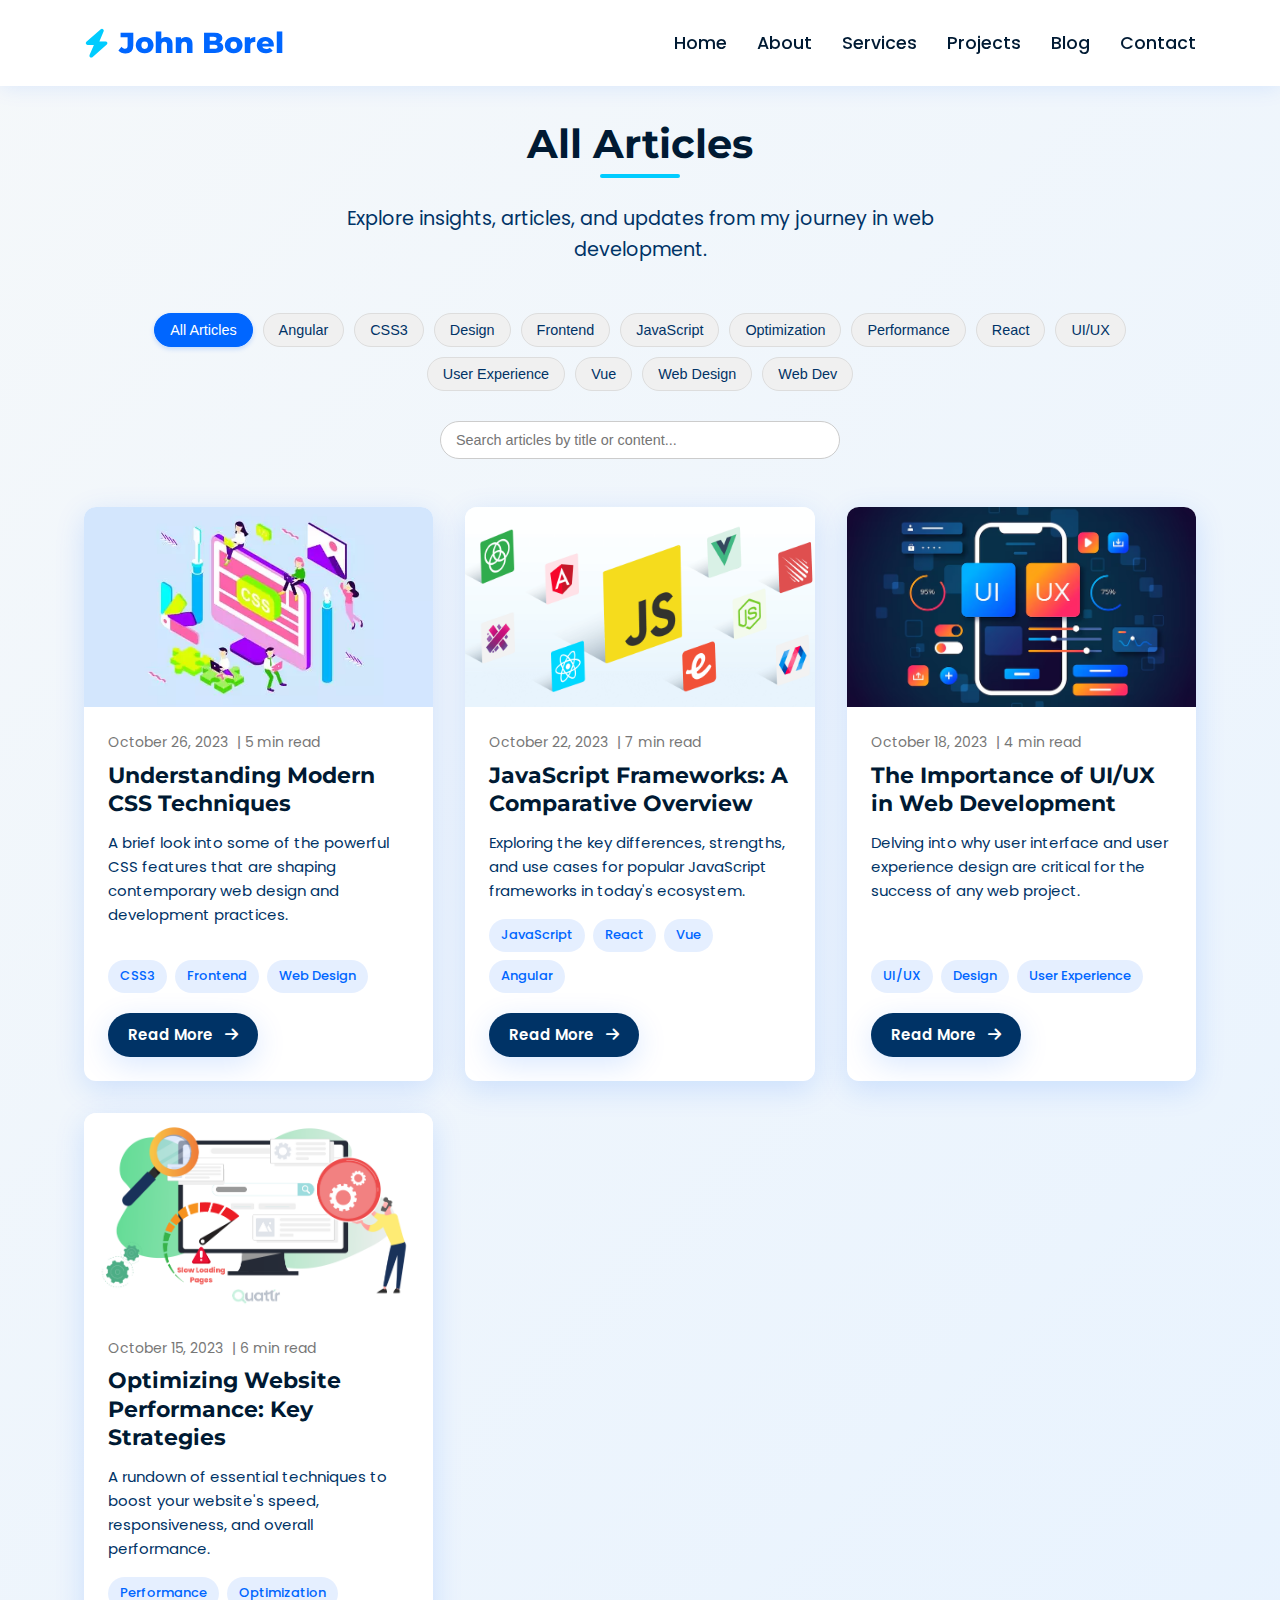
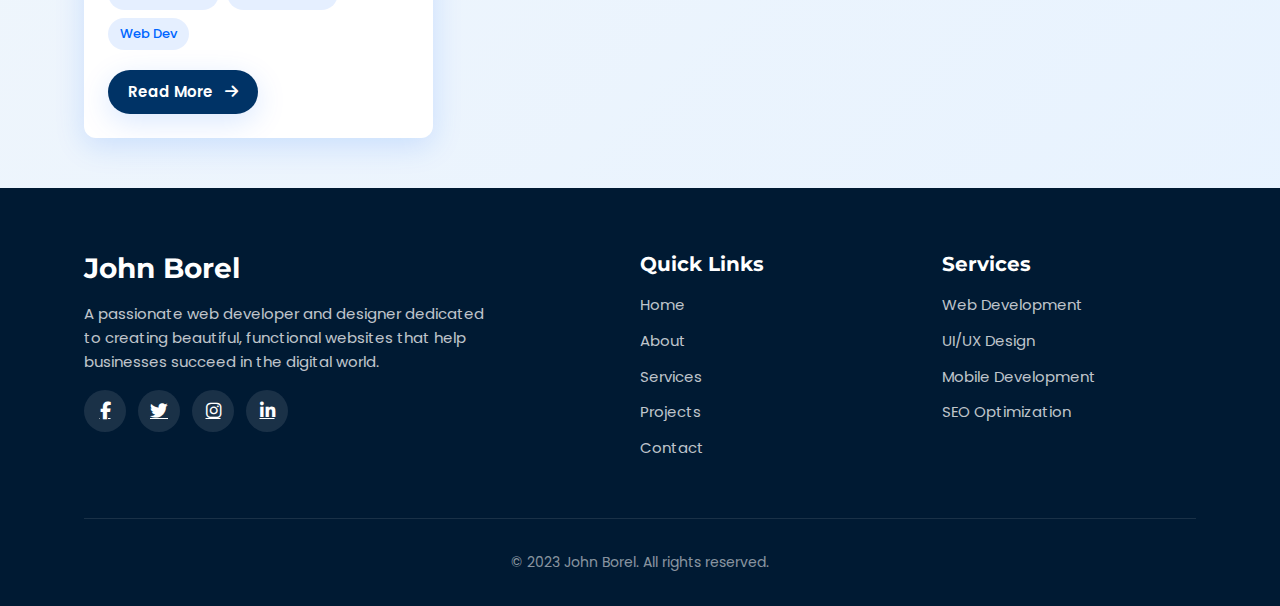
<file: blog.html>
<!DOCTYPE html>
<html lang="en">
<head>
    <meta charset="UTF-8">
    <meta name="description" content="John Borel's personal web development portfolio. Blog listing page.">
    <meta name="keywords" content="John Borel, web developer, blog, articles, frontend, HTML, CSS, JavaScript">
    <meta name="author" content="John Borel">
    <meta name="viewport" content="width=device-width, initial-scale=1.0">
    <title>Blog | John Borel | Web Developer Portfolio</title>
    <link rel="stylesheet" href="css/style.css">
    <link rel="stylesheet" href="https://cdnjs.cloudflare.com/ajax/libs/font-awesome/6.4.0/css/all.min.css">
    <link href="https://fonts.googleapis.com/css2?family=Poppins:wght@300;400;500;600;700&family=Montserrat:wght@700;800&display=swap" rel="stylesheet">
</head>
<body>
    <!-- Header -->
    <header>
        <div class="container nav-container">
            <a href="index.html" class="logo"><i class="fas fa-bolt"></i>John Borel</a>
            <div class="menu-toggle" id="menuToggle">
                <i class="fas fa-bars"></i>
            </div>
            <ul class="nav-links" id="navLinks">
                <li><a href="index.html#home">Home</a></li>
                <li><a href="index.html#about">About</a></li>
                <li><a href="index.html#services">Services</a></li>
                <li><a href="index.html#projects">Projects</a></li>
                <li><a href="blog.html">Blog</a></li> <!-- This could also link to #blog-listing-page or be active -->
                <li><a href="index.html#contact">Contact</a></li>
            </ul>
        </div>
    </header>

    <!-- Main Blog Listing Content -->
    <main class="container" id="blog-listing-page">
        <div class="section-header"> <!-- Added padding to avoid overlap with fixed header -->
            <h2>All Articles</h2>
            <p>Explore insights, articles, and updates from my journey in web development.</p>
        </div>
        <div class="tag-filters-container">
            <!-- Tag filter buttons will be dynamically injected here -->
        </div>
        <div class="blog-search-container">
            <input type="search" id="blog-search-input" placeholder="Search articles by title or content...">
        </div>
        <div class="blog-grid" id="dynamic-blog-grid">
            <!-- Article cards will be dynamically injected here by JavaScript -->
        </div>
    </main>

    <!-- Footer -->
    <footer>
        <div class="container">
            <div class="footer-content">
                <div class="footer-about">
                    <h3>John Borel</h3>
                    <p>A passionate web developer and designer dedicated to creating beautiful, functional websites that help businesses succeed in the digital world.</p>
                    <div class="social-links">
                        <a href="#" class="social-link"><i class="fab fa-facebook-f"></i></a>
                        <a href="#" class="social-link"><i class="fab fa-twitter"></i></a>
                        <a href="#" class="social-link"><i class="fab fa-instagram"></i></a>
                        <a href="https://www.linkedin.com/in/john-borel-9750a5328/" class="social-link"><i class="fab fa-linkedin-in"></i></a>
                    </div>
                </div>
                <div class="footer-links">
                    <h4>Quick Links</h4>
                    <ul>
                        <li><a href="index.html#home">Home</a></li>
                        <li><a href="index.html#about">About</a></li>
                        <li><a href="index.html#services">Services</a></li>
                        <li><a href="index.html#projects">Projects</a></li>
                        <li><a href="index.html#contact">Contact</a></li>
                    </ul>
                </div>
                <div class="footer-links">
                    <h4>Services</h4>
                    <ul>
                        <li><a href="index.html#services">Web Development</a></li>
                        <li><a href="index.html#services">UI/UX Design</a></li>
                        <li><a href="index.html#services">Mobile Development</a></li>
                        <li><a href="index.html#services">SEO Optimization</a></li>
                    </ul>
                </div>
            </div>
            <div class="copyright">
                <p>&copy; 2023 John Borel. All rights reserved.</p>
            </div>
        </div>
    </footer>

    <!-- Particle and other scripts from index.html might be needed if they are global,
         but for now, only including article and blog page specific scripts.
         The mobile menu script should be included. -->
    <script>
        // Mobile menu toggle (copied from index.html, ensure it works for this page)
        const menuToggle = document.getElementById('menuToggle');
        const navLinks = document.getElementById('navLinks');
        const menuIcon = menuToggle.querySelector('i');

        menuToggle.addEventListener('click', function() {
            const isActive = navLinks.classList.toggle('active');
            if (isActive) {
                menuIcon.classList.remove('fa-bars');
                menuIcon.classList.add('fa-times');
            } else {
                menuIcon.classList.remove('fa-times');
                menuIcon.classList.add('fa-bars');
            }
        });

        // Smooth scrolling for navigation links pointing to index.html sections
        document.querySelectorAll('header a[href^="index.html#"], footer a[href^="index.html#"]').forEach(anchor => {
            anchor.addEventListener('click', function(e) {
                e.preventDefault();
                navLinks.classList.remove('active'); // Close mobile menu if open

                const targetUrl = this.getAttribute('href');
                // If on blog.html, clicking these should navigate to index.html then scroll
                window.location.href = targetUrl;
            });
        });
    </script>
    <script src="js/article-data.js"></script>
    <script src="js/blog-page.js"></script>
</body>
</html>
</file>
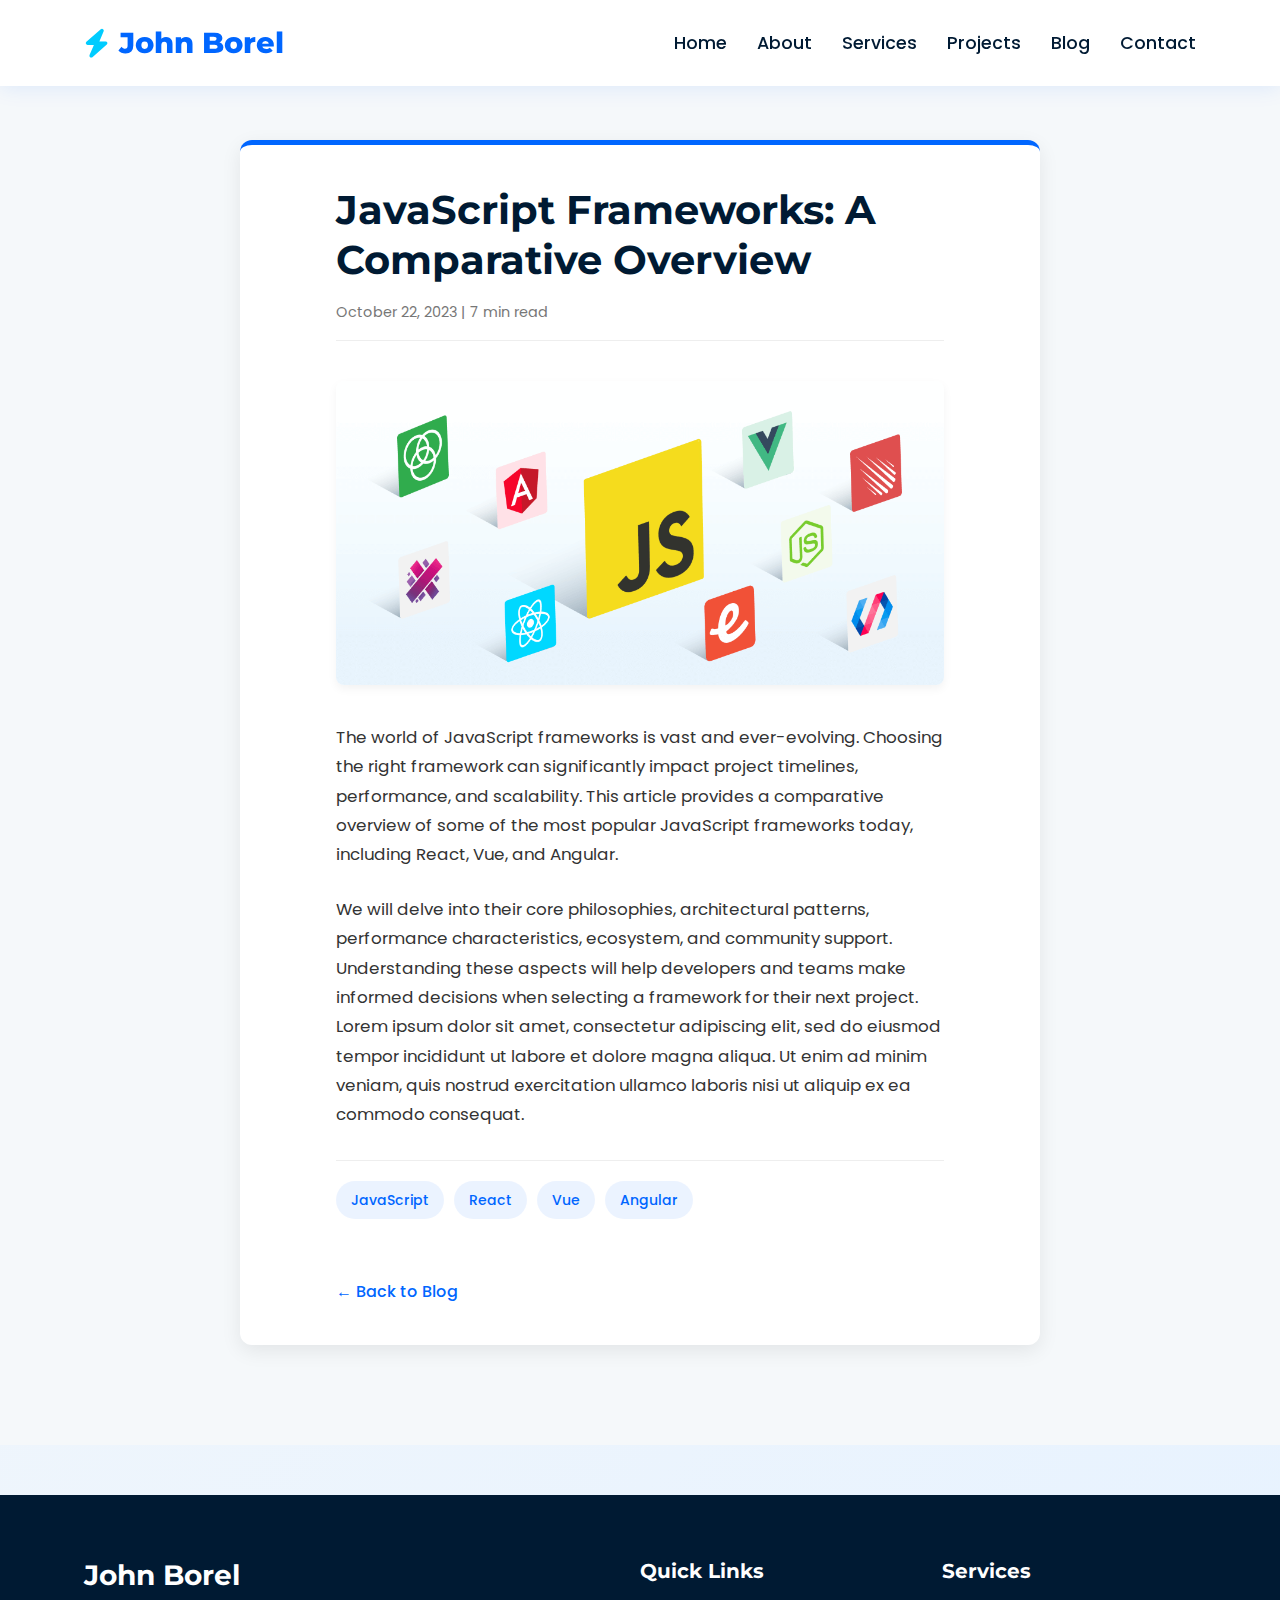
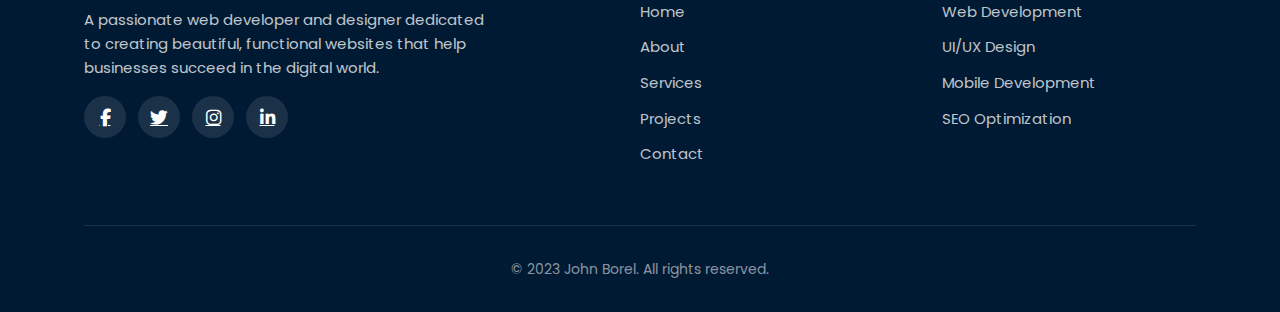
<file: articles/javascript-frameworks.html>
<!DOCTYPE html>
<html lang="en">
<head>
    <meta charset="UTF-8">
    <meta name="viewport" content="width=device-width, initial-scale=1.0">
    <title>JavaScript Frameworks: A Comparative Overview | John Borel</title>
    <meta name="description" content="An overview and comparison of popular JavaScript frameworks like React, Vue, and Angular.">
    <meta name="keywords" content="JavaScript, JS Frameworks, React, Vue, Angular, Frontend Development, John Borel">
    <meta name="author" content="John Borel">
    <link rel="stylesheet" href="../css/style.css">
    <link rel="stylesheet" href="https://cdnjs.cloudflare.com/ajax/libs/font-awesome/6.4.0/css/all.min.css">
    <link href="https://fonts.googleapis.com/css2?family=Poppins:wght@300;400;500;600;700&family=Montserrat:wght@700;800&display=swap" rel="stylesheet">
</head>
<body>
    <!-- Header -->
    <header>
        <div class="container nav-container">
            <a href="../index.html" class="logo"><i class="fas fa-bolt"></i>John Borel</a>
            <div class="menu-toggle" id="menuToggle">
                <i class="fas fa-bars"></i>
            </div>
            <ul class="nav-links" id="navLinks">
                <li><a href="../index.html#home">Home</a></li>
                <li><a href="../index.html#about">About</a></li>
                <li><a href="../index.html#services">Services</a></li>
                <li><a href="../index.html#projects">Projects</a></li>
                <li><a href="../index.html#blog">Blog</a></li>
                <li><a href="../index.html#contact">Contact</a></li>
            </ul>
        </div>
    </header>

    <!-- Main Article Content -->
    <main class="article-page">
        <div class="article-full-content">
            <section class="article-content container">
                <h1>JavaScript Frameworks: A Comparative Overview</h1>
                <p class="article-meta">October 22, 2023 | 7 min read</p>
                <img src="../framework.png" alt="JavaScript Frameworks Overview" />
                <article>
                    <p>The world of JavaScript frameworks is vast and ever-evolving. Choosing the right framework can significantly impact project timelines, performance, and scalability. This article provides a comparative overview of some of the most popular JavaScript frameworks today, including React, Vue, and Angular.</p>
                    <p>We will delve into their core philosophies, architectural patterns, performance characteristics, ecosystem, and community support. Understanding these aspects will help developers and teams make informed decisions when selecting a framework for their next project. Lorem ipsum dolor sit amet, consectetur adipiscing elit, sed do eiusmod tempor incididunt ut labore et dolore magna aliqua. Ut enim ad minim veniam, quis nostrud exercitation ullamco laboris nisi ut aliquip ex ea commodo consequat.</p>
                </article>

                <div class="article-tags">
                    <span>JavaScript</span>
                    <span>React</span>
                    <span>Vue</span>
                    <span>Angular</span>
                </div>
                <a href="../index.html#blog" class="back-to-blog-link">← Back to Blog</a>
            </section>
        </div>
    </main>

    <!-- Footer -->
    <footer>
        <div class="container">
            <div class="footer-content">
                <div class="footer-about">
                    <h3>John Borel</h3>
                    <p>A passionate web developer and designer dedicated to creating beautiful, functional websites that help businesses succeed in the digital world.</p>
                    <div class="social-links">
                        <a href="#" class="social-link"><i class="fab fa-facebook-f"></i></a>
                        <a href="#" class="social-link"><i class="fab fa-twitter"></i></a>
                        <a href="#" class="social-link"><i class="fab fa-instagram"></i></a>
                        <a href="https://www.linkedin.com/in/john-borel-9750a5328/" class="social-link" target="_blank"><i class="fab fa-linkedin-in"></i></a>
                    </div>
                </div>
                <div class="footer-links">
                    <h4>Quick Links</h4>
                    <ul>
                        <li><a href="../index.html#home">Home</a></li>
                        <li><a href="../index.html#about">About</a></li>
                        <li><a href="../index.html#services">Services</a></li>
                        <li><a href="../index.html#projects">Projects</a></li>
                        <li><a href="../index.html#contact">Contact</a></li>
                    </ul>
                </div>
                <div class="footer-links">
                    <h4>Services</h4>
                    <ul>
                        <li><a href="../index.html#services">Web Development</a></li>
                        <li><a href="../index.html#services">UI/UX Design</a></li>
                        <li><a href="../index.html#services">Mobile Development</a></li>
                        <li><a href="../index.html#services">SEO Optimization</a></li>
                    </ul>
                </div>
            </div>
            <div class="copyright">
                <p>&copy; 2023 John Borel. All rights reserved.</p>
            </div>
        </div>
    </footer>

    <!-- Scripts -->
    <script>
        // Mobile menu toggle for article pages
        const menuToggle = document.getElementById('menuToggle');
        const navLinks = document.getElementById('navLinks');
        const menuIcon = menuToggle.querySelector('i');

        menuToggle.addEventListener('click', function() {
            const isActive = navLinks.classList.toggle('active');
            if (isActive) {
                menuIcon.classList.remove('fa-bars');
                menuIcon.classList.add('fa-times');
            } else {
                menuIcon.classList.remove('fa-times');
                menuIcon.classList.add('fa-bars');
            }
        });

        // Smooth scrolling for navigation links within the article page (if any)
        // or for links back to the main page sections.
        document.querySelectorAll('header a[href^="../index.html#"], footer a[href^="../index.html#"]').forEach(anchor => {
            anchor.addEventListener('click', function(e) {
                e.preventDefault();
                navLinks.classList.remove('active'); // Close mobile menu if open

                const targetUrl = this.getAttribute('href');
                window.location.href = targetUrl;
            });
        });
    </script>
</body>
</html>
</file>
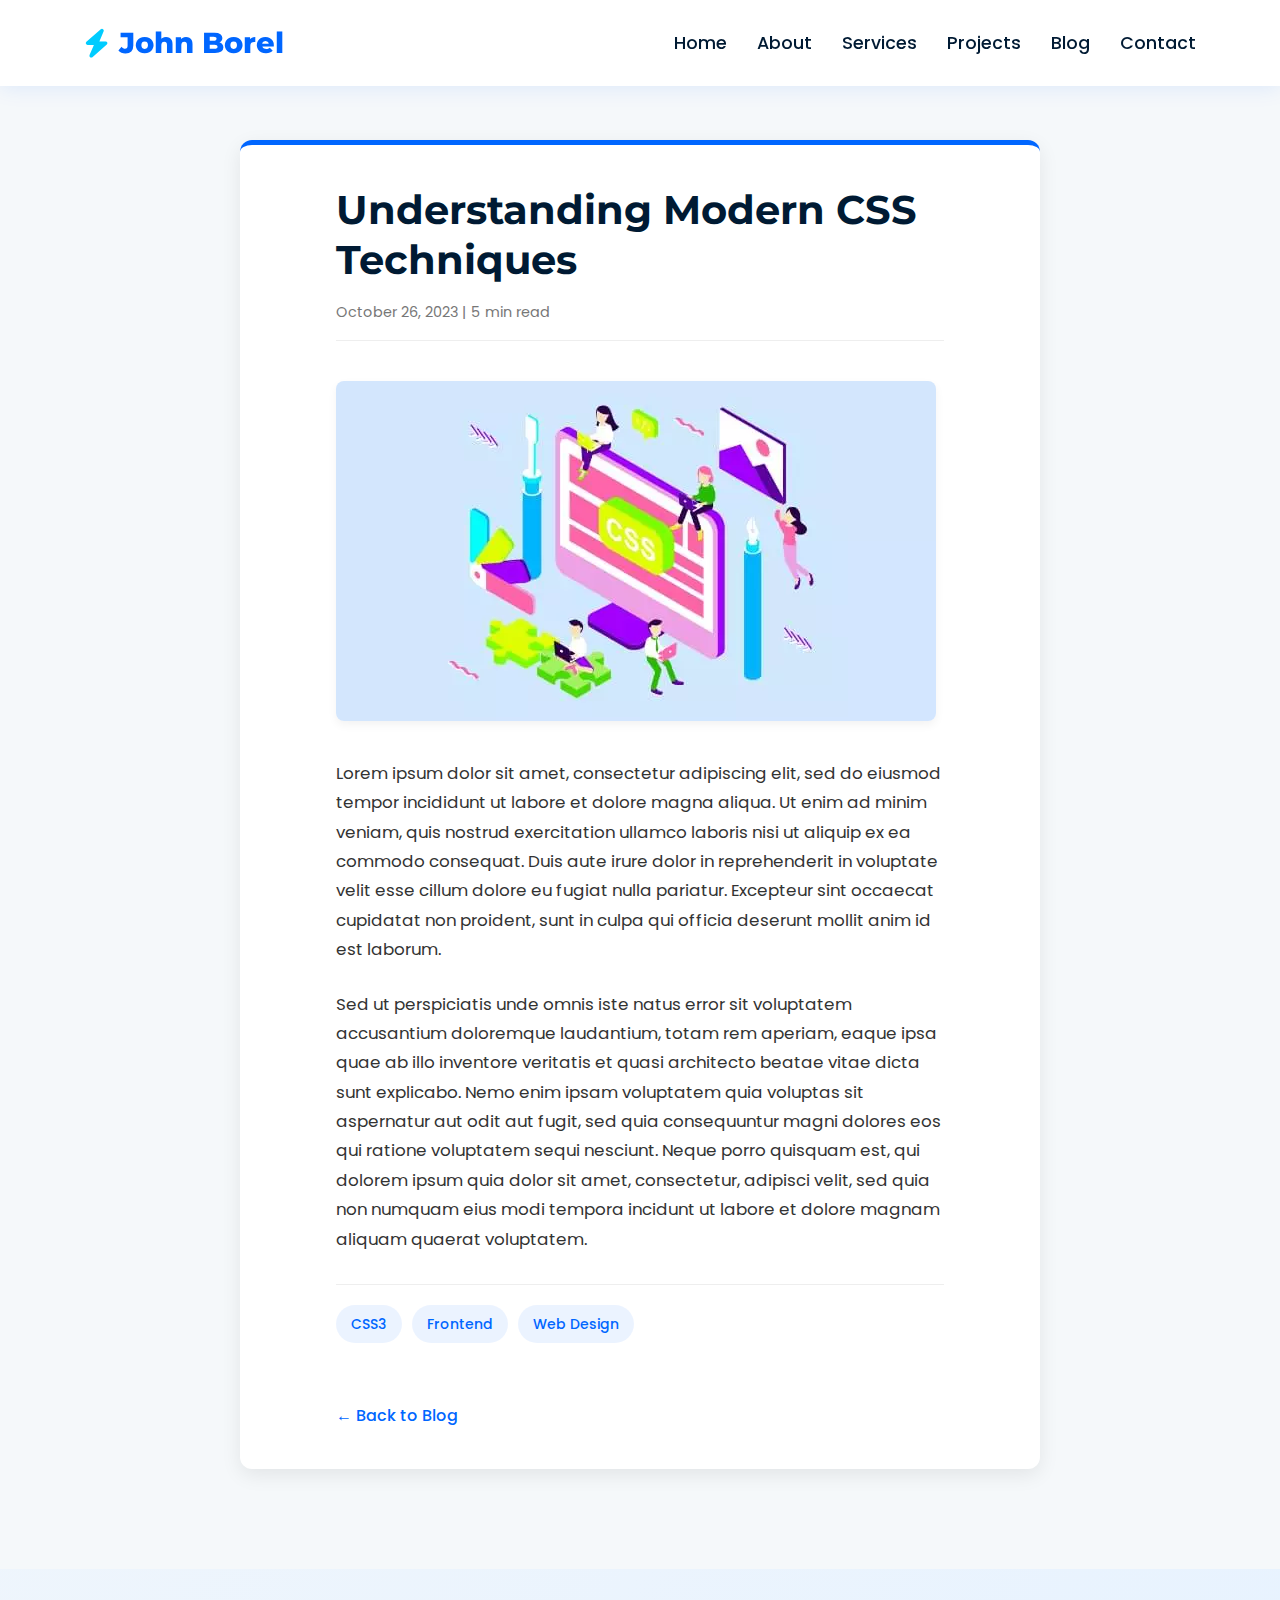
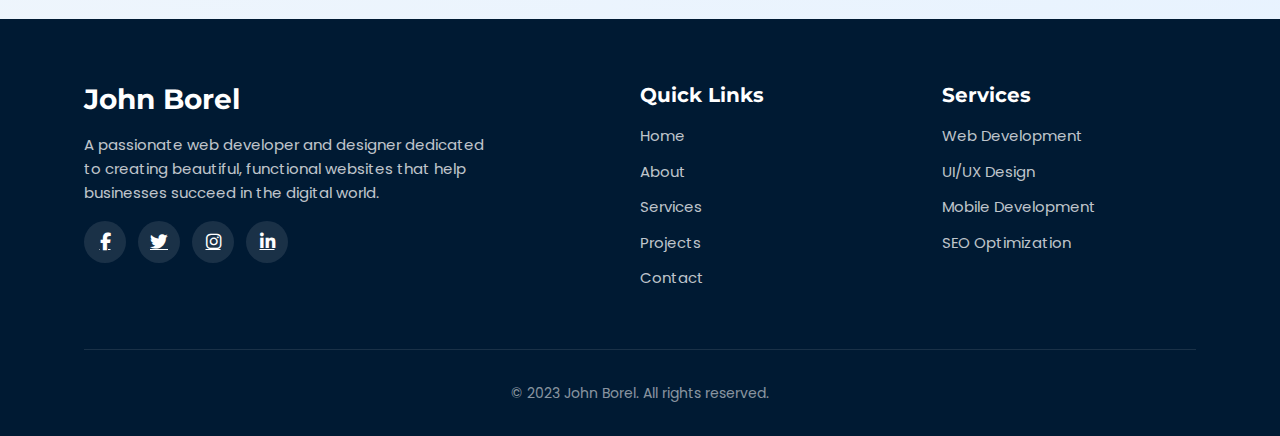
<file: articles/modern-css-techniques.html>
<!DOCTYPE html>
<html lang="en">
<head>
    <meta charset="UTF-8">
    <meta name="viewport" content="width=device-width, initial-scale=1.0">
    <title>Understanding Modern CSS Techniques | John Borel</title>
    <meta name="description" content="A deep dive into modern CSS techniques and best practices for contemporary web design.">
    <meta name="keywords" content="CSS, CSS3, Frontend Development, Web Design, Modern CSS, John Borel">
    <meta name="author" content="John Borel">
    <link rel="stylesheet" href="../css/style.css">
    <link rel="stylesheet" href="https://cdnjs.cloudflare.com/ajax/libs/font-awesome/6.4.0/css/all.min.css">
    <link href="https://fonts.googleapis.com/css2?family=Poppins:wght@300;400;500;600;700&family=Montserrat:wght@700;800&display=swap" rel="stylesheet">
</head>
<body>
    <!-- Header -->
    <header>
        <div class="container nav-container">
            <a href="../index.html" class="logo"><i class="fas fa-bolt"></i>John Borel</a>
            <div class="menu-toggle" id="menuToggle">
                <i class="fas fa-bars"></i>
            </div>
            <ul class="nav-links" id="navLinks">
                <li><a href="../index.html#home">Home</a></li>
                <li><a href="../index.html#about">About</a></li>
                <li><a href="../index.html#services">Services</a></li>
                <li><a href="../index.html#projects">Projects</a></li>
                <li><a href="../blog.html">Blog</a></li>
                <li><a href="../index.html#contact">Contact</a></li>
            </ul>
        </div>
    </header>

    <!-- Main Article Content -->
    <main class="article-page">
        <div class="article-full-content">
            <section class="article-content container">
                <h1>Understanding Modern CSS Techniques</h1>
                <p class="article-meta">October 26, 2023 | 5 min read</p>
                <img src="../modcss.png" alt="Understanding Modern CSS Techniques" />
                <article>
                    <p>Lorem ipsum dolor sit amet, consectetur adipiscing elit, sed do eiusmod tempor incididunt ut labore et dolore magna aliqua. Ut enim ad minim veniam, quis nostrud exercitation ullamco laboris nisi ut aliquip ex ea commodo consequat. Duis aute irure dolor in reprehenderit in voluptate velit esse cillum dolore eu fugiat nulla pariatur. Excepteur sint occaecat cupidatat non proident, sunt in culpa qui officia deserunt mollit anim id est laborum.</p>
                    <p>Sed ut perspiciatis unde omnis iste natus error sit voluptatem accusantium doloremque laudantium, totam rem aperiam, eaque ipsa quae ab illo inventore veritatis et quasi architecto beatae vitae dicta sunt explicabo. Nemo enim ipsam voluptatem quia voluptas sit aspernatur aut odit aut fugit, sed quia consequuntur magni dolores eos qui ratione voluptatem sequi nesciunt. Neque porro quisquam est, qui dolorem ipsum quia dolor sit amet, consectetur, adipisci velit, sed quia non numquam eius modi tempora incidunt ut labore et dolore magnam aliquam quaerat voluptatem.</p>
                </article>

                <div class="article-tags">
                    <span>CSS3</span>
                    <span>Frontend</span>
                    <span>Web Design</span>
                </div>
                <a href="../blog.html" class="back-to-blog-link">← Back to Blog</a>
            </section>
        </div>
    </main>

    <!-- Footer -->
    <footer>
        <div class="container">
            <div class="footer-content">
                <div class="footer-about">
                    <h3>John Borel</h3>
                    <p>A passionate web developer and designer dedicated to creating beautiful, functional websites that help businesses succeed in the digital world.</p>
                    <div class="social-links">
                        <a href="#" class="social-link"><i class="fab fa-facebook-f"></i></a> <!-- Assuming these are general social links, not page specific -->
                        <a href="#" class="social-link"><i class="fab fa-twitter"></i></a>
                        <a href="#" class="social-link"><i class="fab fa-instagram"></i></a>
                        <a href="https://www.linkedin.com/in/john-borel-9750a5328/" class="social-link" target="_blank"><i class="fab fa-linkedin-in"></i></a>
                    </div>
                </div>
                <div class="footer-links">
                    <h4>Quick Links</h4>
                    <ul>
                        <li><a href="../index.html#home">Home</a></li>
                        <li><a href="../index.html#about">About</a></li>
                        <li><a href="../index.html#services">Services</a></li>
                        <li><a href="../index.html#projects">Projects</a></li>
                        <li><a href="../index.html#contact">Contact</a></li>
                    </ul>
                </div>
                <div class="footer-links">
                    <h4>Services</h4>
                    <ul>
                        <li><a href="../index.html#services">Web Development</a></li>
                        <li><a href="../index.html#services">UI/UX Design</a></li>
                        <li><a href="../index.html#services">Mobile Development</a></li>
                        <li><a href="../index.html#services">SEO Optimization</a></li>
                    </ul>
                </div>
            </div>
            <div class="copyright">
                <p>&copy; 2023 John Borel. All rights reserved.</p>
            </div>
        </div>
    </footer>

    <!-- Scripts -->
    <script>
        // Mobile menu toggle for article pages
        const menuToggle = document.getElementById('menuToggle');
        const navLinks = document.getElementById('navLinks');
        const menuIcon = menuToggle.querySelector('i');

        menuToggle.addEventListener('click', function() {
            const isActive = navLinks.classList.toggle('active');
            if (isActive) {
                menuIcon.classList.remove('fa-bars');
                menuIcon.classList.add('fa-times');
            } else {
                menuIcon.classList.remove('fa-times');
                menuIcon.classList.add('fa-bars');
            }
        });

        // Smooth scrolling for navigation links within the article page (if any)
        // or for links back to the main page sections.
        document.querySelectorAll('header a[href^="../index.html#"], footer a[href^="../index.html#"]').forEach(anchor => {
            anchor.addEventListener('click', function(e) {
                e.preventDefault();
                navLinks.classList.remove('active'); // Close mobile menu if open

                const targetUrl = this.getAttribute('href');
                // Instead of direct scroll, navigate and let the main page handle scrolling
                window.location.href = targetUrl;
            });
        });
    </script>
</body>
</html>
</file>
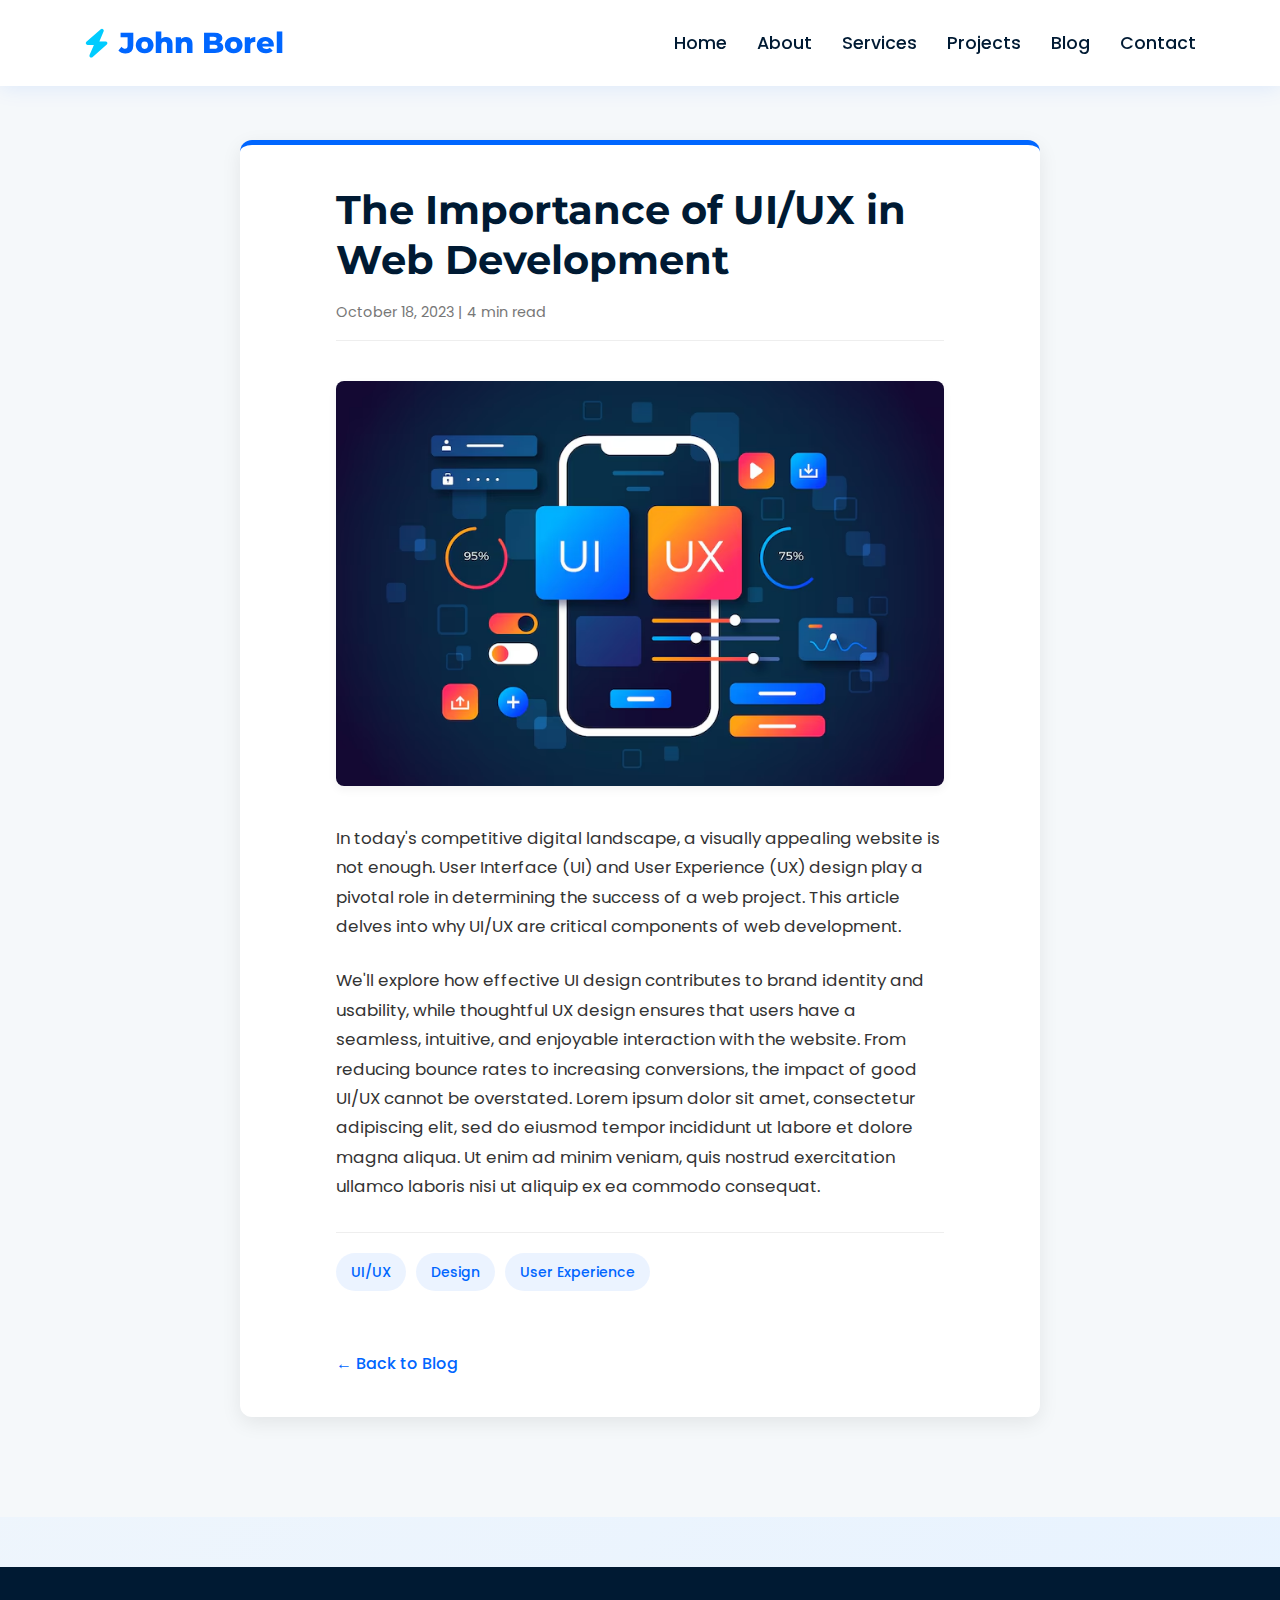
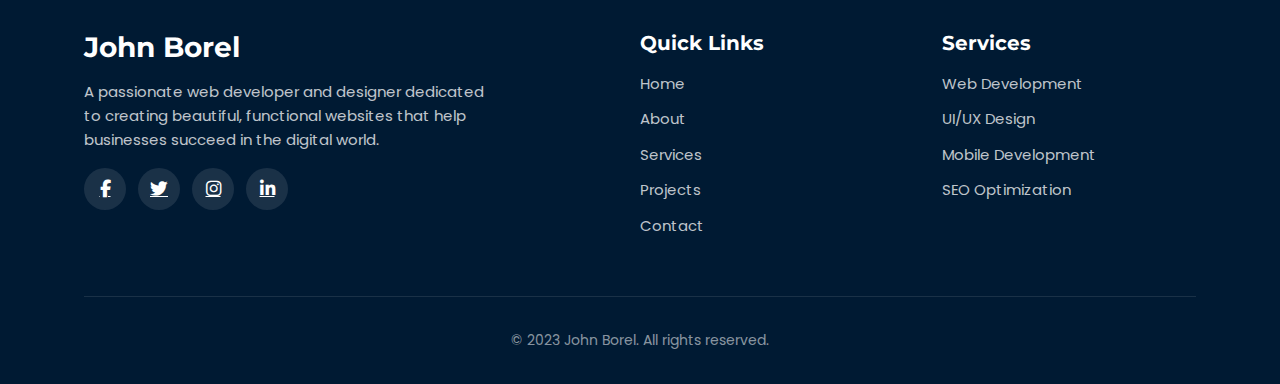
<file: articles/ui-ux-importance.html>
<!DOCTYPE html>
<html lang="en">
<head>
    <meta charset="UTF-8">
    <meta name="viewport" content="width=device-width, initial-scale=1.0">
    <title>The Importance of UI/UX in Web Development | John Borel</title>
    <meta name="description" content="Exploring why User Interface (UI) and User Experience (UX) are critical for successful web development projects.">
    <meta name="keywords" content="UI, UX, User Interface, User Experience, Web Design, Web Development, John Borel">
    <meta name="author" content="John Borel">
    <link rel="stylesheet" href="../css/style.css">
    <link rel="stylesheet" href="https://cdnjs.cloudflare.com/ajax/libs/font-awesome/6.4.0/css/all.min.css">
    <link href="https://fonts.googleapis.com/css2?family=Poppins:wght@300;400;500;600;700&family=Montserrat:wght@700;800&display=swap" rel="stylesheet">
</head>
<body>
    <!-- Header -->
    <header>
        <div class="container nav-container">
            <a href="../index.html" class="logo"><i class="fas fa-bolt"></i>John Borel</a>
            <div class="menu-toggle" id="menuToggle">
                <i class="fas fa-bars"></i>
            </div>
            <ul class="nav-links" id="navLinks">
                <li><a href="../index.html#home">Home</a></li>
                <li><a href="../index.html#about">About</a></li>
                <li><a href="../index.html#services">Services</a></li>
                <li><a href="../index.html#projects">Projects</a></li>
                <li><a href="../index.html#blog">Blog</a></li>
                <li><a href="../index.html#contact">Contact</a></li>
            </ul>
        </div>
    </header>

    <!-- Main Article Content -->
    <main class="article-page">
        <div class="article-full-content">
            <section class="article-content container">
                <h1>The Importance of UI/UX in Web Development</h1>
                <p class="article-meta">October 18, 2023 | 4 min read</p>
                <img src="../uiux.png" alt="Importance of UI/UX" />
                <article>
                    <p>In today's competitive digital landscape, a visually appealing website is not enough. User Interface (UI) and User Experience (UX) design play a pivotal role in determining the success of a web project. This article delves into why UI/UX are critical components of web development.</p>
                    <p>We'll explore how effective UI design contributes to brand identity and usability, while thoughtful UX design ensures that users have a seamless, intuitive, and enjoyable interaction with the website. From reducing bounce rates to increasing conversions, the impact of good UI/UX cannot be overstated. Lorem ipsum dolor sit amet, consectetur adipiscing elit, sed do eiusmod tempor incididunt ut labore et dolore magna aliqua. Ut enim ad minim veniam, quis nostrud exercitation ullamco laboris nisi ut aliquip ex ea commodo consequat.</p>
                </article>
                
                <div class="article-tags">
                    <span>UI/UX</span>
                    <span>Design</span>
                    <span>User Experience</span>
                </div>
                <a href="../index.html#blog" class="back-to-blog-link">← Back to Blog</a>
            </section>
        </div>
    </main>

    <!-- Footer -->
    <footer>
        <div class="container">
            <div class="footer-content">
                <div class="footer-about">
                    <h3>John Borel</h3>
                    <p>A passionate web developer and designer dedicated to creating beautiful, functional websites that help businesses succeed in the digital world.</p>
                    <div class="social-links">
                        <a href="#" class="social-link"><i class="fab fa-facebook-f"></i></a>
                        <a href="#" class="social-link"><i class="fab fa-twitter"></i></a>
                        <a href="#" class="social-link"><i class="fab fa-instagram"></i></a>
                        <a href="https://www.linkedin.com/in/john-borel-9750a5328/" class="social-link" target="_blank"><i class="fab fa-linkedin-in"></i></a>
                    </div>
                </div>
                <div class="footer-links">
                    <h4>Quick Links</h4>
                    <ul>
                        <li><a href="../index.html#home">Home</a></li>
                        <li><a href="../index.html#about">About</a></li>
                        <li><a href="../index.html#services">Services</a></li>
                        <li><a href="../index.html#projects">Projects</a></li>
                        <li><a href="../index.html#contact">Contact</a></li>
                    </ul>
                </div>
                <div class="footer-links">
                    <h4>Services</h4>
                    <ul>
                        <li><a href="../index.html#services">Web Development</a></li>
                        <li><a href="../index.html#services">UI/UX Design</a></li>
                        <li><a href="../index.html#services">Mobile Development</a></li>
                        <li><a href="../index.html#services">SEO Optimization</a></li>
                    </ul>
                </div>
            </div>
            <div class="copyright">
                <p>&copy; 2023 John Borel. All rights reserved.</p>
            </div>
        </div>
    </footer>

    <!-- Scripts -->
    <script>
        // Mobile menu toggle for article pages
        const menuToggle = document.getElementById('menuToggle');
        const navLinks = document.getElementById('navLinks');
        const menuIcon = menuToggle.querySelector('i');
        
        menuToggle.addEventListener('click', function() {
            const isActive = navLinks.classList.toggle('active');
            if (isActive) {
                menuIcon.classList.remove('fa-bars');
                menuIcon.classList.add('fa-times');
            } else {
                menuIcon.classList.remove('fa-times');
                menuIcon.classList.add('fa-bars');
            }
        });

        // Smooth scrolling for navigation links within the article page (if any)
        // or for links back to the main page sections.
        document.querySelectorAll('header a[href^="../index.html#"], footer a[href^="../index.html#"]').forEach(anchor => {
            anchor.addEventListener('click', function(e) {
                e.preventDefault();
                navLinks.classList.remove('active'); // Close mobile menu if open
                
                const targetUrl = this.getAttribute('href');
                window.location.href = targetUrl;
            });
        });
    </script>
</body>
</html>
</file>
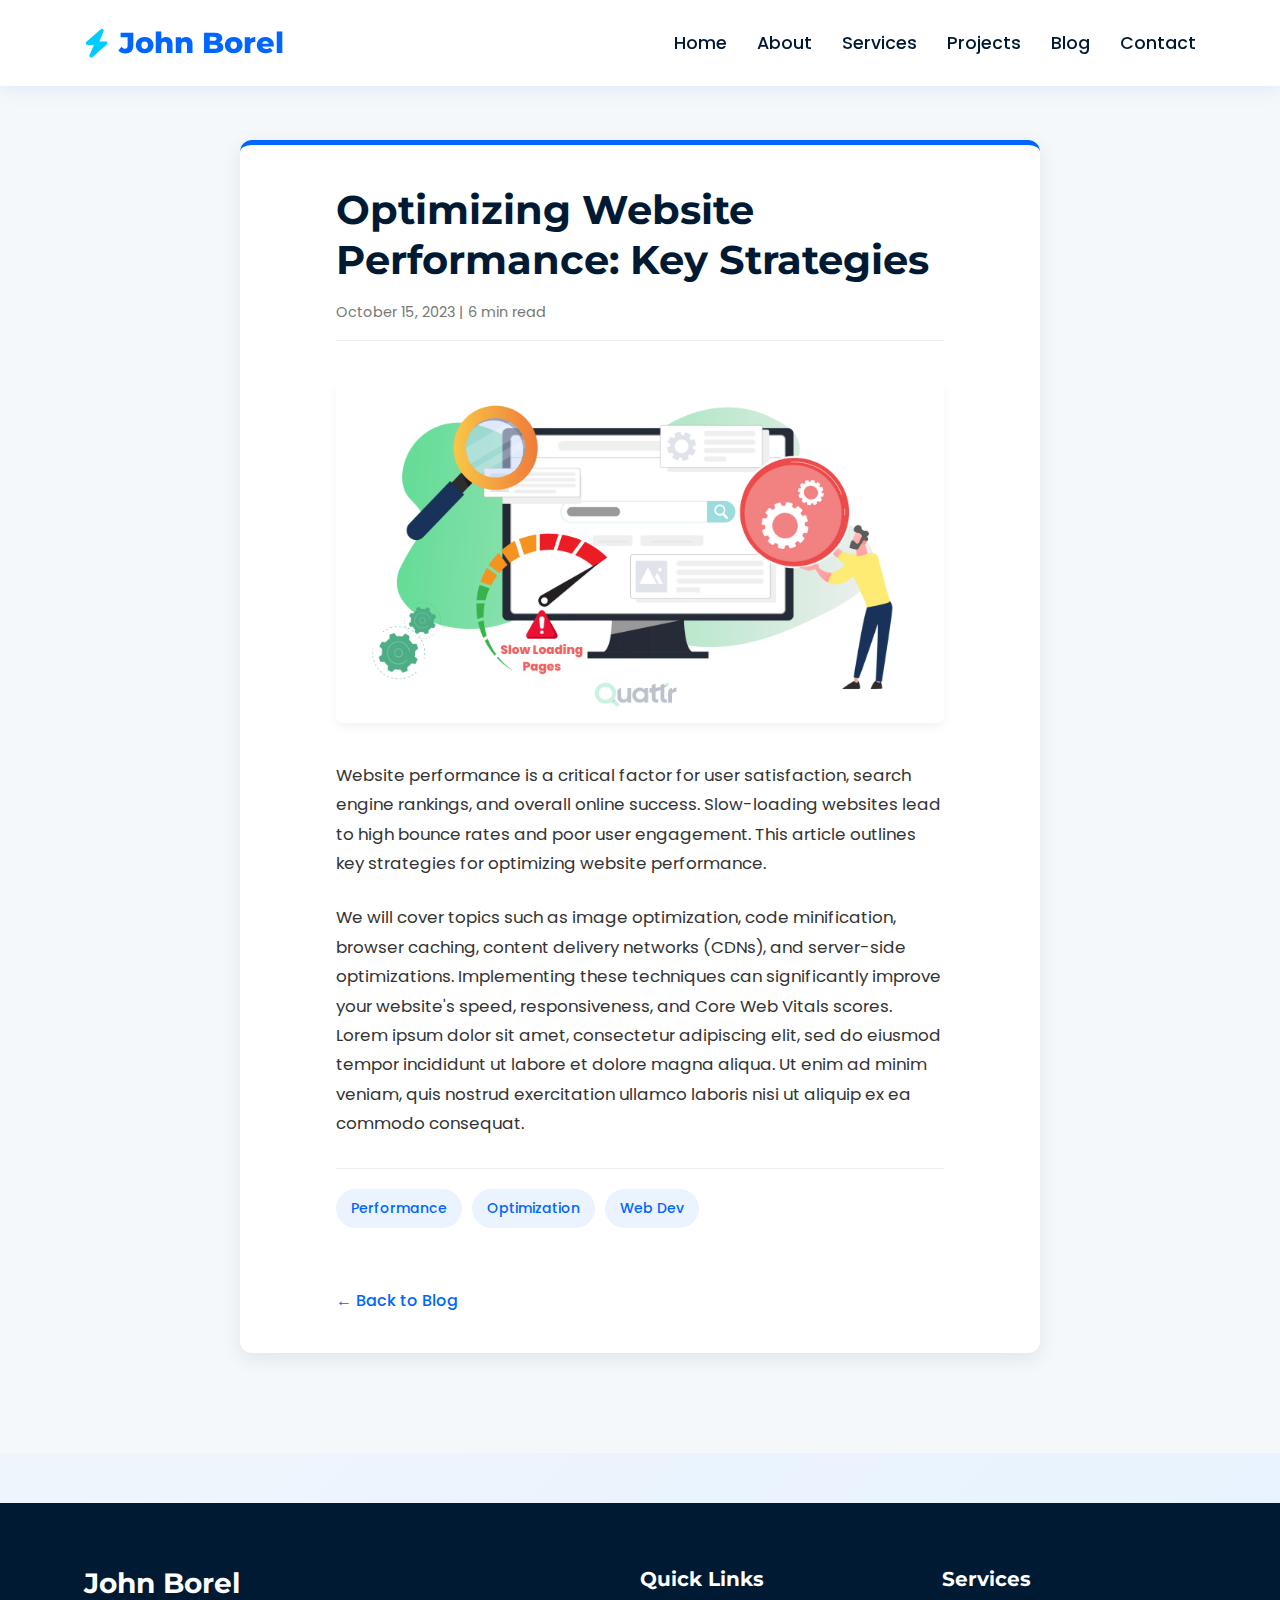
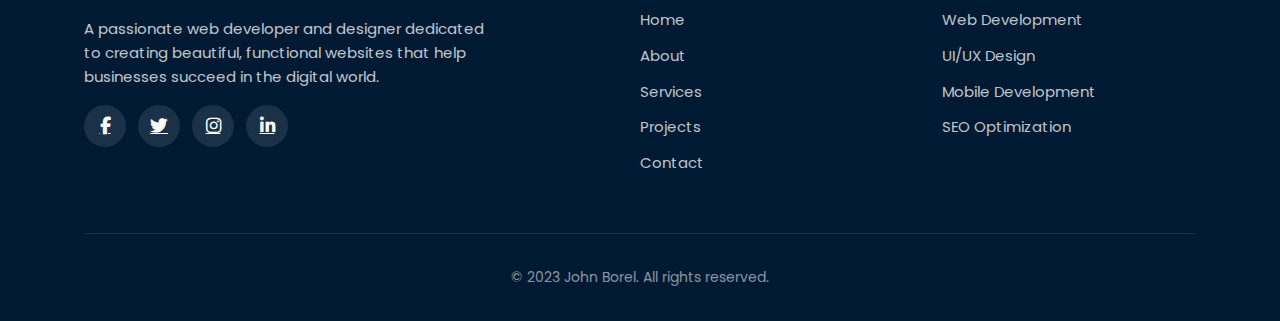
<file: articles/website-performance-optimization.html>
<!DOCTYPE html>
<html lang="en">
<head>
    <meta charset="UTF-8">
    <meta name="viewport" content="width=device-width, initial-scale=1.0">
    <title>Optimizing Website Performance: Key Strategies | John Borel</title>
    <meta name="description" content="Key strategies and techniques for optimizing website performance, speed, and responsiveness.">
    <meta name="keywords" content="Website Performance, Optimization, Web Development, Speed, Core Web Vitals, John Borel">
    <meta name="author" content="John Borel">
    <link rel="stylesheet" href="../css/style.css">
    <link rel="stylesheet" href="https://cdnjs.cloudflare.com/ajax/libs/font-awesome/6.4.0/css/all.min.css">
    <link href="https://fonts.googleapis.com/css2?family=Poppins:wght@300;400;500;600;700&family=Montserrat:wght@700;800&display=swap" rel="stylesheet">
</head>
<body>
    <!-- Header -->
    <header>
        <div class="container nav-container">
            <a href="../index.html" class="logo"><i class="fas fa-bolt"></i>John Borel</a>
            <div class="menu-toggle" id="menuToggle">
                <i class="fas fa-bars"></i>
            </div>
            <ul class="nav-links" id="navLinks">
                <li><a href="../index.html#home">Home</a></li>
                <li><a href="../index.html#about">About</a></li>
                <li><a href="../index.html#services">Services</a></li>
                <li><a href="../index.html#projects">Projects</a></li>
                <li><a href="../index.html#blog">Blog</a></li>
                <li><a href="../index.html#contact">Contact</a></li>
            </ul>
        </div>
    </header>

    <!-- Main Article Content -->
    <main class="article-page">
        <div class="article-full-content">
            <section class="article-content container">
                <h1>Optimizing Website Performance: Key Strategies</h1>
                <p class="article-meta">October 15, 2023 | 6 min read</p>
                <img src="../webop.png" alt="Website Performance Optimization" />
                <article>
                    <p>Website performance is a critical factor for user satisfaction, search engine rankings, and overall online success. Slow-loading websites lead to high bounce rates and poor user engagement. This article outlines key strategies for optimizing website performance.</p>
                    <p>We will cover topics such as image optimization, code minification, browser caching, content delivery networks (CDNs), and server-side optimizations. Implementing these techniques can significantly improve your website's speed, responsiveness, and Core Web Vitals scores. Lorem ipsum dolor sit amet, consectetur adipiscing elit, sed do eiusmod tempor incididunt ut labore et dolore magna aliqua. Ut enim ad minim veniam, quis nostrud exercitation ullamco laboris nisi ut aliquip ex ea commodo consequat.</p>
                </article>
                
                <div class="article-tags">
                    <span>Performance</span>
                    <span>Optimization</span>
                    <span>Web Dev</span>
                </div>
                <a href="../index.html#blog" class="back-to-blog-link">← Back to Blog</a>
            </section>
        </div>
    </main>

    <!-- Footer -->
    <footer>
        <div class="container">
            <div class="footer-content">
                <div class="footer-about">
                    <h3>John Borel</h3>
                    <p>A passionate web developer and designer dedicated to creating beautiful, functional websites that help businesses succeed in the digital world.</p>
                    <div class="social-links">
                        <a href="#" class="social-link"><i class="fab fa-facebook-f"></i></a>
                        <a href="#" class="social-link"><i class="fab fa-twitter"></i></a>
                        <a href="#" class="social-link"><i class="fab fa-instagram"></i></a>
                        <a href="https://www.linkedin.com/in/john-borel-9750a5328/" class="social-link" target="_blank"><i class="fab fa-linkedin-in"></i></a>
                    </div>
                </div>
                <div class="footer-links">
                    <h4>Quick Links</h4>
                    <ul>
                        <li><a href="../index.html#home">Home</a></li>
                        <li><a href="../index.html#about">About</a></li>
                        <li><a href="../index.html#services">Services</a></li>
                        <li><a href="../index.html#projects">Projects</a></li>
                        <li><a href="../index.html#contact">Contact</a></li>
                    </ul>
                </div>
                <div class="footer-links">
                    <h4>Services</h4>
                    <ul>
                        <li><a href="../index.html#services">Web Development</a></li>
                        <li><a href="../index.html#services">UI/UX Design</a></li>
                        <li><a href="../index.html#services">Mobile Development</a></li>
                        <li><a href="../index.html#services">SEO Optimization</a></li>
                    </ul>
                </div>
            </div>
            <div class="copyright">
                <p>&copy; 2023 John Borel. All rights reserved.</p>
            </div>
        </div>
    </footer>

    <!-- Scripts -->
    <script>
        // Mobile menu toggle for article pages
        const menuToggle = document.getElementById('menuToggle');
        const navLinks = document.getElementById('navLinks');
        const menuIcon = menuToggle.querySelector('i');
        
        menuToggle.addEventListener('click', function() {
            const isActive = navLinks.classList.toggle('active');
            if (isActive) {
                menuIcon.classList.remove('fa-bars');
                menuIcon.classList.add('fa-times');
            } else {
                menuIcon.classList.remove('fa-times');
                menuIcon.classList.add('fa-bars');
            }
        });

        // Smooth scrolling for navigation links within the article page (if any)
        // or for links back to the main page sections.
        document.querySelectorAll('header a[href^="../index.html#"], footer a[href^="../index.html#"]').forEach(anchor => {
            anchor.addEventListener('click', function(e) {
                e.preventDefault();
                navLinks.classList.remove('active'); // Close mobile menu if open
                
                const targetUrl = this.getAttribute('href');
                window.location.href = targetUrl;
            });
        });
    </script>
</body>
</html>
</file>
<file: css/style.css>
:root {
    --lightning-blue: #0066ff;
    --electric-blue: #00ccff;
    --deep-blue: #003366;
    --navy: #001a33;
    --light-gray: #f5f8fa;
    --dark-text: #333333;
    --light-text: #ffffff;
    --transition: all 0.4s cubic-bezier(0.175, 0.885, 0.32, 1.275);
    --shadow: 0 8px 30px rgba(0, 102, 255, 0.15);
}

* {
    margin: 0;
    padding: 0;
    box-sizing: border-box;
}

body {
    font-family: 'Poppins', sans-serif;
    background: linear-gradient(135deg, var(--light-gray) 0%, #e6f2ff 100%);
    color: var(--dark-text);
    line-height: 1.6;
    overflow-x: hidden;
}

h1, h2, h3, h4 {
    font-family: 'Montserrat', sans-serif;
    font-weight: 700;
    margin-bottom: 1rem;
    line-height: 1.2;
}

.container {
    width: 90%;
    max-width: 1200px;
    margin: 0 auto;
    padding: 0 20px;
}

/* Header & Navigation */
header {
    position: fixed;
    top: 0;
    left: 0;
    width: 100%;
    z-index: 1000;
    background: rgba(255, 255, 255, 0.95);
    backdrop-filter: blur(10px);
    box-shadow: 0 2px 20px rgba(0, 102, 255, 0.1);
    padding: 20px 0;
    transition: var(--transition);
}

header.scrolled {
    padding: 15px 0;
    box-shadow: 0 5px 20px rgba(0, 102, 255, 0.1);
}

.nav-container {
    display: flex;
    justify-content: space-between;
    align-items: center;
}

.logo {
    font-family: 'Montserrat', sans-serif;
    font-size: 1.8rem;
    font-weight: 800;
    color: var(--lightning-blue);
    text-decoration: none;
    display: flex;
    align-items: center;
    transition: color 0.3s ease; /* Added for hover effect */
}

.logo:hover {
    color: var(--electric-blue); /* Logo hover color */
}

.logo i {
    margin-right: 10px;
    color: var(--electric-blue);
    animation: pulse 2s infinite;
}

.nav-links {
    display: flex;
    list-style: none;
}

.nav-links li {
    margin-left: 30px;
}

.nav-links a {
    color: var(--navy);
    text-decoration: none;
    font-weight: 500;
    font-size: 1.1rem;
    position: relative;
    padding: 5px 0;
    transition: var(--transition);
}

.nav-links a:hover {
    color: var(--lightning-blue);
}

.nav-links a::after {
    content: '';
    position: absolute;
    bottom: 0;
    left: 0;
    width: 0;
    height: 2px;
    background: var(--electric-blue);
    transition: var(--transition);
}

.nav-links a:hover::after {
    width: 100%;
}

.menu-toggle {
    display: none;
    font-size: 1.5rem;
    color: var(--deep-blue);
    cursor: pointer;
}

.menu-toggle i {
    transition: transform 0.3s ease; /* Transition for icon animation */
}

/* Hero Section */
.hero {
    min-height: 100vh;
    display: flex;
    align-items: center;
    padding: 128px 0 96px; /* Adjusted padding */
    background-color: var(--navy); /* Set a solid dark background */
    position: relative; /* Ensure stacking context */
    overflow: hidden; /* Already there, good */
}

.hero::before {
    /* This light radial gradient might conflict with dark trails.
       Consider removing it or ensuring it's behind the canvas if trails are dark.
       For now, let's comment it out or ensure its z-index is lower than canvas.
       If we set hero background to navy, this ::before might not be needed or desired.
    */
    display: none; /* Simplest way to hide it for now to ensure dark bg */
}

#particle-canvas {
    position: absolute;
    top: 0;
    left: 0;
    width: 100%;
    height: 100%;
    z-index: 1; /* Above hero background, below content */
}

.hero-content {
    max-width: 650px;
    animation: fadeUp 1s ease-out;
    position: relative; /* Ensure it has its own stacking context if not already */
    z-index: 2; /* Above canvas */
}

.hero h1 {
    font-size: 3.25rem; /* Slightly adjusted font size */
    margin-bottom: 24px; /* Adjusted margin */
    color: #fff;
    line-height: 1.15; /* Adjusted line-height for readability */
}

.hero h1 span {
    color: var(--lightning-blue);
    position: relative;
}

.hero h1 span::after {
    content: '';
    position: absolute;
    bottom: 4px; /* Adjusted bottom position */
    left: 0;
    width: 100%;
    height: 10px;
    background: rgba(0, 204, 255, 0.2); /* Adjusted background color */
    z-index: -1;
    border-radius: 2px; /* Added border-radius */
}

.hero p {
    font-size: 1.25rem; /* Slightly adjusted font size */
    margin-bottom: 32px; /* Adjusted margin */
    color: #bcbcbc;
    max-width: 550px;
}

.btn {
    display: inline-block;
    background: linear-gradient(135deg, var(--lightning-blue) 0%, var(--electric-blue) 100%);
    color: white;
    padding: 14px 32px;
    border-radius: 50px;
    text-decoration: none;
    font-weight: 600;
    font-size: 1.1rem;
    border: none;
    cursor: pointer;
    transition: var(--transition);
    box-shadow: var(--shadow);
    position: relative;
    overflow: hidden;
}

.btn:hover {
    transform: translateY(-5px);
    box-shadow: 0 12px 30px rgba(0, 102, 255, 0.25);
}

.btn::after {
    content: '';
    position: absolute;
    top: 0;
    left: 0;
    width: 100%;
    height: 100%;
    background: linear-gradient(135deg, var(--electric-blue) 0%, var(--lightning-blue) 100%);
    opacity: 0;
    transition: var(--transition);
    z-index: -1;
}

.btn:hover::after {
    opacity: 1;
}

/* Sections */
section {
    padding: 100px 0;
}

.section-header {
    text-align: center;
    margin-bottom: 64px; /* Adjusted margin */
}

.section-header h2 {
    font-size: 2.5rem;
    color: var(--navy);
    position: relative;
    display: inline-block;
}

.section-header h2::after {
    content: '';
    position: absolute;
    bottom: -10px;
    left: 50%;
    transform: translateX(-50%);
    width: 80px;
    height: 4px;
    background: var(--electric-blue);
    border-radius: 2px;
}

.section-header p {
    max-width: 700px;
    margin: 20px auto 0;
    font-size: 1.2rem;
    color: var(--deep-blue);
}

/* About Section */
.about-content {
    display: flex;
    align-items: center;
    gap: 64px; /* Adjusted gap */
}

.about-text {
    flex: 1;
}

.about-text h3 {
    font-size: 1.875rem; /* Adjusted font-size (e.g., 30px if base is 16px) */
    color: var(--navy);
    margin-bottom: 16px; /* Adjusted margin */
}

.about-text p {
    margin-bottom: 16px; /* Adjusted margin */
    font-size: 1.0625rem; /* Adjusted font-size (e.g., 17px) */
}

.skills {
    display: flex;
    flex-wrap: wrap;
    gap: 12px; /* Adjusted gap */
    margin-top: 24px; /* Adjusted margin */
}

.skill {
    background: rgba(0, 102, 255, 0.1);
    color: var(--lightning-blue);
    padding: 10px 24px; /* Adjusted padding */
    border-radius: 50px;
    font-weight: 500;
    font-size: 0.9rem;
    transition: all 0.3s ease-out; /* Refined transition */
}

.skill:hover{
    transform: translateY(-5px); /* Reduced translateY */
    background-color: var(--lightning-blue);
    color: white; /* Ensure text color is white for contrast */
    cursor: pointer;
}

.about-image {
    flex: 1;
    position: relative;
}

.profile-card {
    background: white;
    border-radius: 20px;
    padding: 32px; /* Adjusted padding */
    box-shadow: var(--shadow);
    text-align: center;
    max-width: 350px;
    margin: 0 auto;
    position: relative;
    overflow: hidden;
    transition: transform 0.3s ease-out; /* Refined transition */
}

.profile-card:hover{
    transform: translateY(-5px); /* Reduced translateY */
    /* transition: 0.5s ease-in-out; cursor: pointer; */ /* Removed as combined above */
}

.profile-card::before {
    content: '';
    position: absolute;
    top: 0;
    left: 0;
    width: 100%;
    height: 8px;
    background: linear-gradient(90deg, var(--lightning-blue), var(--electric-blue));
}

.profile-card .social-links { /* Moved inline style to CSS */
    justify-content: center;
    margin-top: 24px; /* Adjusted margin */
    gap: 15px; /* Added gap for consistency if not already via global .social-links */
}

.profile-card .social-link {
    background: rgba(0, 102, 255, 0.08); /* Base background for profile card links */
    color: var(--deep-blue); /* Default icon color */
    width: 40px; /* Slightly smaller if desired */
    height: 40px;
    border-radius: 20px;
    transition: 0.5s ease-in-out;
}
.profile-card .fab{
    font-size: 25px;
    margin-top: 6px;
}

.profile-card .social-link:hover {
    background: var(--electric-blue);
    color: white;
    transform: translateY(-3px);
    transition: 0.5s ease-in-out;
}


.profile-img {
    width: 150px;
    height: 150px;
    border-radius: 50%;
    margin: 0 auto 32px; /* Adjusted margin */
    overflow: hidden;
    position: relative;
    border: 5px solid white;
    box-shadow: 0 10px 30px rgba(0, 0, 0, 0.1);
}

.profile-img img {
    width: 100%;
    height: 100%;
    object-fit: cover;
}

/* .fab color is handled by .profile-card .social-link now if specific context is needed */
/* Removed general .fab rule if it was conflicting */


.profile-img::before {
    content: '';
    position: absolute;
    top: -5px;
    left: -5px;
    right: -5px;
    bottom: -5px;
    border-radius: 50%;
    background: linear-gradient(135deg, var(--lightning-blue), var(--electric-blue));
    z-index: -1;
}

/* Services Section */
.services {
    padding: 96px 0; /* Adjusted section padding */
    background: var(--light-gray);
    position: relative;
    overflow: hidden;
}

.services::before {
    content: '';
    position: absolute;
    top: 0;
    left: 0;
    width: 100%;
    height: 100%;
    background: url("data:image/svg+xml,%3Csvg width='100' height='100' viewBox='0 0 100 100' xmlns='http://www.w3.org/2000/svg'%3E%3Cpath d='M11 18c3.866 0 7-3.134 7-7s-3.134-7-7-7-7 3.134-7 7 3.134 7 7 7zm48 25c3.866 0 7-3.134 7-7s-3.134-7-7-7-7 3.134-7 7 3.134 7 7 7zm-43-7c1.657 0 3-1.343 3-3s-1.343-3-3-3-3 1.343-3 3 1.343 3 3 3zm63 31c1.657 0 3-1.343 3-3s-1.343-3-3-3-3 1.343-3 3 1.343 3 3 3zM34 90c1.657 0 3-1.343 3-3s-1.343-3-3-3-3 1.343-3 3 1.343 3 3 3zm56-76c1.657 0 3-1.343 3-3s-1.343-3-3-3-3 1.343-3 3 1.343 3 3 3zM12 86c2.21 0 4-1.79 4-4s-1.79-4-4-4-4 1.79-4 4 1.79 4 4 4zm28-65c2.21 0 4-1.79 4-4s-1.79-4-4-4-4 1.79-4 4 1.79 4 4 4zm23-11c2.76 0 5-2.24 5-5s-2.24-5-5-5-5 2.24-5 5 2.24 5 5 5zm-6 60c2.21 0 4-1.79 4-4s-1.79-4-4-4-4 1.79-4 4 1.79 4 4 4zm29 22c2.76 0 5-2.24 5-5s-2.24-5-5-5-5 2.24-5 5 2.24 5 5 5zM32 63c2.76 0 5-2.24 5-5s-2.24-5-5-5-5 2.24-5 5 2.24 5 5 5zm57-13c2.76 0 5-2.24 5-5s-2.24-5-5-5-5 2.24-5 5 2.24 5 5 5zm-9-21c1.105 0 2-.895 2-2s-.895-2-2-2-2 .895-2 2 .895 2 2 2zM60 91c1.105 0 2-.895 2-2s-.895-2-2-2-2 .895-2 2 .895 2 2 2zM35 41c1.105 0 2-.895 2-2s-.895-2-2-2-2 .895-2 2 .895 2 2 2zM12 60c1.105 0 2-.895 2-2s-.895-2-2-2-2 .895-2 2 .895 2 2 2z' fill='%2300ccff' fill-opacity='0.05' fill-rule='evenodd'/%3E%3C/svg%3E");
}

.services-slider {
    max-width: 1200px;
    margin: 0 auto;
    position: relative;
    overflow: hidden;
    height: 700px;
}

.services-container {
    display: flex;
    transition: transform 0.8s cubic-bezier(0.175, 0.885, 0.32, 1.275);
    height: 100%;
}

.service-card {
    min-width: 100%;
    display: flex;
    align-items: center;
    justify-content: center;
    padding: 0 50px;
    border-radius: 20px;
    box-sizing: border-box;
    opacity: 0; /* Default opacity */
    transition: opacity 0.5s ease-in-out, transform 0.5s ease-in-out; /* Transition */
    transform: translateX(20px) scale(0.98); /* Initial transform */
}

.service-card.slide-is-active {
    opacity: 1; /* Active opacity */
    transform: translateX(0) scale(1); /* Active transform */
}

.service-card.slide-is-leaving {
    opacity: 0; /* Leaving opacity */
    transform: translateX(-20px) scale(0.98); /* Leaving transform */
}

.service-content {
    background: white;
    border-radius: 20px;
    padding: 50px;
    box-shadow: var(--shadow);
    text-align: center;
    max-width: 900px;
    width: 100%;
    position: relative;
    overflow: hidden;
}

.service-content::before {
    content: '';
    position: absolute;
    top: 0;
    left: 0;
    width: 100%;
    height: 8px;
    background: linear-gradient(90deg, var(--lightning-blue), var(--electric-blue));
}

/* Initial states for elements within .service-content */
.service-icon,
.service-title,
.service-description,
.feature,
.service-content .btn {
    opacity: 0;
    transform: translateY(20px);
    transition: opacity 0.4s ease-out, transform 0.4s ease-out;
}

.service-icon {
    transform: scale(0.9); /* Specific initial transform for icon */
}

/* Active states for elements when .service-card.slide-is-active */
.slide-is-active .service-icon,
.slide-is-active .service-title,
.slide-is-active .service-description,
.slide-is-active .feature,
.slide-is-active .service-content .btn {
    opacity: 1;
    transform: translateY(0px);
}

.slide-is-active .service-icon {
    transform: scale(1); /* Specific active transform for icon */
}

/* Transition delays for staggered effect */
.slide-is-active .service-icon {
    transition-delay: 0.3s;
}
.slide-is-active .service-title {
    transition-delay: 0.4s;
}
.slide-is-active .service-description {
    transition-delay: 0.5s;
}
.slide-is-active .feature {
    transition-delay: 0.6s;
}
.slide-is-active .service-content .btn {
    transition-delay: 0.7s;
}

.service-icon {
    width: 100px;
    height: 100px;
    margin: 0 auto 30px;
    display: flex;
    align-items: center;
    justify-content: center;
    background: rgba(0, 102, 255, 0.1);
    border-radius: 50%;
    color: var(--lightning-blue);
    font-size: 2.5rem;
    /* Base transition is now set above, ensure it doesn't conflict if specific icon transitions are needed later */
}

.service-title {
    font-size: 2.2rem;
    margin-bottom: 20px;
    color: var(--navy);
    /* Base transition is now set above */
}

.service-description {
    font-size: 1.1rem;
    margin-bottom: 30px;
    color: var(--deep-blue);
    max-width: 700px;
    margin-left: auto;
    margin-right: auto;
    /* Base transition is now set above */
}

.service-features {
    display: flex;
    flex-wrap: wrap;
    justify-content: center;
    gap: 20px;
    margin-bottom: 30px;
}

.feature {
    background: rgba(0, 102, 255, 0.05);
    padding: 15px 25px;
    border-radius: 50px;
    font-weight: 500;
    display: flex;
    align-items: center;
    gap: 10px;
    /* Combined transition: existing hover + new entry */
    transition: opacity 0.4s ease-out, transform 0.4s ease-out, background-color 0.3s ease, transform 0.3s ease;
}

.feature:hover {
    background: rgba(0, 102, 255, 0.1);
    transform: translateY(-3px); /* This will be overridden by entry animation if not active, which is fine */
}

.feature i {
    color: var(--electric-blue);
}

/* Ensure .service-content .btn also respects its own hover/active states if any, currently uses global .btn styles */
.service-content .btn {
    /* Base transition is now set above, global .btn hover/active will still apply */
}

.slider-nav {
    display: flex;
    justify-content: center;
    gap: 15px;
    margin-top: 40px;
}

.slider-dot {
    width: 12px;
    height: 12px;
    border-radius: 50%;
    background: rgba(0, 102, 255, 0.3);
    cursor: pointer;
    border: 2px solid transparent; /* Added border */
    transition: background-color 0.3s ease, transform 0.3s ease, border-color 0.3s ease; /* Refined transition */
}

.slider-dot:hover {
    transform: scale(1.1); /* Hover scale */
    border-color: var(--electric-blue); /* Hover border color */
}

.slider-dot.active {
    background-color: var(--lightning-blue); /* Active background */
    transform: scale(1.3); /* Active scale */
    border-color: var(--lightning-blue); /* Active border color */
    box-shadow: 0 0 8px rgba(0, 102, 255, 0.5); /* Active box shadow */
}

.slider-btn {
    position: absolute;
    top: 50%;
    transform: translateY(-50%);
    width: 60px;
    height: 60px;
    background: white;
    border-radius: 50%;
    display: flex;
    align-items: center;
    justify-content: center;
    box-shadow: var(--shadow);
    cursor: pointer;
    transition: all 0.3s cubic-bezier(0.175, 0.885, 0.32, 1.275); /* Refined transition */
    z-index: 10;
    color: var(--lightning-blue);
    font-size: 1.5rem;
}

.slider-btn i {
    transition: transform 0.2s ease; /* Transition for icon */
}

.slider-btn:hover {
    background: var(--lightning-blue);
    color: white;
    transform: translateY(-50%) scale(1.15); /* Modified hover transform */
    box-shadow: 0 8px 20px rgba(0, 102, 255, 0.3); /* Enhanced hover box-shadow */
}

.prev-btn:hover i {
    transform: translateX(-2px); /* Icon animation on hover */
}

.next-btn:hover i {
    transform: translateX(2px); /* Icon animation on hover */
}

.slider-btn:active {
    transform: translateY(-50%) scale(1.05); /* Active transform */
    box-shadow: 0 4px 10px rgba(0, 102, 255, 0.2); /* Reduced active box-shadow */
}

.prev-btn {
    left: 20px;
}

.next-btn {
    right: 20px;
}

/* Projects Section */
.projects {
    padding: 96px 0; /* Adjusted section padding */
    background: linear-gradient(135deg, var(--navy) 0%, var(--deep-blue) 100%);
    color: var(--light-text);
    position: relative;
    overflow: hidden;
}

.projects::before {
    content: '';
    position: absolute;
    top: 0;
    left: 0;
    width: 100%;
    height: 100%;
    background: url("data:image/svg+xml,%3Csvg width='100' height='100' viewBox='0 0 100 100' xmlns='http://www.w3.org/2000/svg'%3E%3Cpath d='M11 18c3.866 0 7-3.134 7-7s-3.134-7-7-7-7 3.134-7 7 3.134 7 7 7zm48 25c3.866 0 7-3.134 7-7s-3.134-7-7-7-7 3.134-7 7 3.134 7 7 7zm-43-7c1.657 0 3-1.343 3-3s-1.343-3-3-3-3 1.343-3 3 1.343 3 3 3zm63 31c1.657 0 3-1.343 3-3s-1.343-3-3-3-3 1.343-3 3 1.343 3 3 3zM34 90c1.657 0 3-1.343 3-3s-1.343-3-3-3-3 1.343-3 3 1.343 3 3 3zm56-76c1.657 0 3-1.343 3-3s-1.343-3-3-3-3 1.343-3 3 1.343 3 3 3zM12 86c2.21 0 4-1.79 4-4s-1.79-4-4-4-4 1.79-4 4 1.79 4 4 4zm28-65c2.21 0 4-1.79 4-4s-1.79-4-4-4-4 1.79-4 4 1.79 4 4 4zm23-11c2.76 0 5-2.24 5-5s-2.24-5-5-5-5 2.24-5 5 2.24 5 5 5zm-6 60c2.21 0 4-1.79 4-4s-1.79-4-4-4-4 1.79-4 4 1.79 4 4 4zm29 22c2.76 0 5-2.24 5-5s-2.24-5-5-5-5 2.24-5 5 2.24 5 5 5zM32 63c2.76 0 5-2.24 5-5s-2.24-5-5-5-5 2.24-5 5 2.24 5 5 5zm57-13c2.76 0 5-2.24 5-5s-2.24-5-5-5-5 2.24-5 5 2.24 5 5 5zm-9-21c1.105 0 2-.895 2-2s-.895-2-2-2-2 .895-2 2 .895 2 2 2zM60 91c1.105 0 2-.895 2-2s-.895-2-2-2-2 .895-2 2 .895 2 2 2zM35 41c1.105 0 2-.895 2-2s-.895-2-2-2-2 .895-2 2 .895 2 2 2zM12 60c1.105 0 2-.895 2-2s-.895-2-2-2-2 .895-2 2 .895 2 2 2z' fill='%23003366' fill-opacity='0.1' fill-rule='evenodd'/%3E%3C/svg%3E");
    opacity: 0.1;
}

.projects .section-header h2 {
    color: white;
}

.projects .section-header p {
    color: rgba(255, 255, 255, 0.8);
}

.project-comparison {
    max-width: 900px;
    margin: 0 auto;
    position: relative;
    padding-bottom: 20px;
    border-radius: 20px;
    overflow: hidden;
    box-shadow: 0 20px 50px rgba(0, 0, 0, 0.3);
}

.comparison-container {
    position: relative;
    height: 500px;
    background: #000;
}

.before, .after {
    position: absolute;
    top: 0;
    left: 0;
    width: 100%;
    height: 100%;
    overflow: hidden;
}

.before {
    width: 50%;
    z-index: 2;
}

.before img, .after img {
    width: 100%;
    height: 100%;
    object-fit: cover;
}

.slider {
    position: absolute;
    top: 0;
    left: 50%;
    width: 3px; /* Slightly thinner slider line */
    height: 100%;
    background: white;
    z-index: 10;
    transform: translateX(-50%);
    cursor: ew-resize;
}

.slider::before {
    content: '';
    position: absolute;
    top: 50%;
    left: 50%;
    width: 50px; /* Reduced size */
    height: 50px; /* Reduced size */
    border-radius: 50%;
    background: var(--electric-blue); /* Changed background to electric blue */
    transform: translate(-50%, -50%);
    display: flex;
    align-items: center;
    justify-content: center;
    box-shadow: 0 0 15px rgba(0, 204, 255, 0.4); /* Adjusted shadow for new bg */
    transition: transform 0.3s ease, box-shadow 0.3s ease; /* Added transition */
}

.slider:hover::before {
    transform: translate(-50%, -50%) scale(1.1); /* Hover effect */
    box-shadow: 0 0 20px rgba(0, 204, 255, 0.6); /* Enhanced shadow on hover */
}

.slider::after {
    content: '↔';
    position: absolute;
    top: 50%;
    left: 50%;
    transform: translate(-50%, -50%);
    color: white; /* Changed icon color to white */
    font-size: 1.25rem; /* Slightly adjusted font size */
    font-weight: bold;
}

.comparison-label {
    position: absolute;
    bottom: 20px;
    padding: 10px 16px; /* Adjusted padding */
    background: rgba(0, 0, 0, 0.7);
    color: white;
    border-radius: 30px;
    font-weight: 500;
    font-size: 0.9rem; /* Adjusted font-size */
    z-index: 5;
}

.before-label {
    left: 20px;
}

.after-label {
    right: 20px;
}

.project-details {
    max-width: 700px;
    margin: 32px auto 0; /* Adjusted margin-top */
    text-align: center;
}

.project-details h3 {
    font-size: 1.75rem; /* Adjusted font-size */
    margin-bottom: 12px; /* Adjusted margin-bottom */
}

.project-details p {
    opacity: 0.85; /* Adjusted opacity */
    font-size: 1.0625rem; /* Adjusted font-size */
}

/* Contact Section */
section.contact { /* Ensure section-specific padding is applied if not already global */
    padding: 96px 0; 
}

.contact-content {
    display: flex;
    gap: 64px; /* Adjusted gap */
}

.contact-info {
    flex: 1;
}

.contact-info h3 {
    font-size: 1.75rem; /* Adjusted font size */
    color: var(--navy);
    margin-bottom: 24px; /* Adjusted margin */
}

.contact-item {
    display: flex;
    align-items: flex-start;
    margin-bottom: 24px; /* Adjusted margin */
}

.contact-icon {
    width: 48px; /* Adjusted size */
    height: 48px; /* Adjusted size */
    background: rgba(0, 102, 255, 0.1);
    border-radius: 50%;
    display: flex;
    align-items: center;
    justify-content: center;
    margin-right: 16px; /* Adjusted margin */
    color: var(--lightning-blue);
    font-size: 1.1rem; /* Adjusted icon size */
}

.contact-text h4 {
    font-size: 1.125rem; /* Adjusted font size (e.g., 18px) */
    margin-bottom: 4px; /* Adjusted margin */
    color: var(--deep-blue);
}

.contact-text p {
    font-size: 0.9375rem; /* Adjusted font size (e.g., 15px) */
}

.contact-form {
    flex: 1;
    background: white;
    padding: 48px; /* Adjusted padding */
    border-radius: 12px; /* Slightly adjusted border-radius */
    box-shadow: var(--shadow);
}

.form-group {
    margin-bottom: 24px; /* Adjusted margin */
}

.form-group label {
    display: block;
    margin-bottom: 6px; /* Adjusted margin */
    font-weight: 500;
    font-size: 0.9375rem; /* Adjusted font-size */
    color: var(--deep-blue);
}

.form-control {
    width: 100%;
    padding: 16px 20px; /* Adjusted padding */
    border: 1px solid #ced4da; /* Adjusted border */
    border-radius: 8px; /* Adjusted border-radius */
    font-size: 1rem;
    font-family: 'Poppins', sans-serif;
    transition: border-color 0.3s ease, box-shadow 0.3s ease; /* Specific transition */
}

.form-control:focus {
    outline: none;
    border-color: var(--lightning-blue); /* Changed focus border color */
    box-shadow: 0 0 0 4px rgba(0, 102, 255, 0.15); /* Adjusted focus shadow */
}

.contact-form .btn {
    display: block; /* Make button full-width */
    width: 100%;
}

textarea.form-control {
    min-height: 150px;
    resize: vertical;
}

/* Footer */
footer {
    margin-top: 50px;
    background: var(--navy);
    color: var(--light-text);
    padding: 64px 0 32px; /* Adjusted padding */
}

.footer-content {
    display: flex;
    justify-content: space-between;
    gap: 48px; /* Using gap for spacing */
    margin-bottom: 48px; /* Adjusted margin */
}

.footer-about {
    flex: 2;
    /* margin-right: 50px; */ /* Replaced by gap on parent */
}

.footer-about h3 {
    font-size: 1.75rem; /* Adjusted font-size */
    margin-bottom: 16px; /* Adjusted margin */
    color: white;
}

.footer-about p {
    opacity: 0.75; /* Adjusted opacity */
    margin-bottom: 16px; /* Adjusted margin */
    max-width: 400px;
    font-size: 0.9375rem; /* Adjusted font-size */
}

.social-links { /* This is a general class, ensure footer specific styles are targeted if needed */
    display: flex;
    gap: 12px; /* Adjusted gap */
}

.footer-about .social-link { /* Targeting social links within footer-about specifically */
    display: flex;
    align-items: center;
    justify-content: center;
    width: 42px; /* Adjusted size */
    height: 42px; /* Adjusted size */
    border-radius: 50%;
    background: rgba(255, 255, 255, 0.1);
    color: white;
    font-size: 1.1rem; /* Adjusted icon size */
    transition: background-color 0.3s ease, transform 0.3s ease; /* Refined transition */
}

.footer-about .social-link:hover {
    background: var(--electric-blue);
    transform: translateY(-3px); /* Reduced transform */
}

.footer-links {
    flex: 1;
}

.footer-links h4 {
    font-size: 1.25rem; /* Adjusted font-size */
    margin-bottom: 16px; /* Adjusted margin */
    color: white;
}

.footer-links ul {
    list-style: none;
}

.footer-links li {
    margin-bottom: 10px; /* Adjusted margin */
}

.footer-links a {
    color: rgba(255, 255, 255, 0.75); /* Adjusted color opacity */
    text-decoration: none;
    font-size: 0.9375rem; /* Adjusted font-size */
    transition: color 0.3s ease; /* Refined transition */
}

.footer-links a:hover {
    color: var(--electric-blue);
    text-decoration: underline; /* Added underline on hover */
    /* padding-left: 5px; */ /* Removed padding shift */
}

.copyright {
    text-align: center;
    padding-top: 32px; /* Adjusted padding */
    border-top: 1px solid rgba(255, 255, 255, 0.1);
    color: rgba(255, 255, 255, 0.55); /* Adjusted color opacity */
    font-size: 0.875rem; /* Adjusted font-size */
}

/* Blog Section Styles */
.blog {
    padding: 96px 0;
    background-color: var(--light-gray);
}

.blog-grid {
    display: grid;
    grid-template-columns: repeat(auto-fit, minmax(300px, 1fr));
    gap: 32px;
    margin-top: 48px; /* Space below section header, consistent with .section-header margin-bottom */
}

.blog-card {
    background-color: #ffffff;
    border-radius: 12px;
    box-shadow: var(--shadow);
    overflow: hidden;
    display: flex;
    flex-direction: column;
    transition: transform 0.3s ease, box-shadow 0.3s ease, opacity 0.4s ease-out; /* Added opacity */
}

.blog-card-entering {
    opacity: 0;
    transform: translateY(30px) scale(0.98); /* Initial state: slightly down and smaller, and transparent */
}

.blog-card-visible {
    opacity: 1;
    transform: translateY(0) scale(1); /* Final state: normal position and size, and opaque */
}

.blog-card:hover {
    transform: translateY(-8px) scale(1.02); /* Slightly more pronounced lift and scale */
    box-shadow: 0 15px 40px rgba(0, 102, 255, 0.25); /* More noticeable shadow */
}

.blog-card-image {
    width: 100%;
    height: 200px;
    overflow: hidden;
}

.blog-card-image img {
    width: 100%;
    height: 100%;
    object-fit: cover;
    transition: transform 0.3s ease; /* Ensured this is present */
}

.blog-card:hover .blog-card-image img {
    transform: scale(1.08); /* Slightly zoom the image more */
}

.blog-card-content {
    padding: 24px;
    display: flex;
    flex-direction: column;
    flex-grow: 1;
}

.blog-meta {
    font-size: 0.875rem; /* 14px */
    color: #777;
    margin-bottom: 8px;
}

.blog-meta span {
    margin-right: 5px; /* Spacing between date and read time if they were separate spans */
}

.blog-title { /* This is an h3 */
    font-size: 1.375rem; /* 22px */
    color: var(--navy);
    margin-bottom: 12px;
    line-height: 1.3;
}

.blog-title a {
    color: inherit;
    text-decoration: none;
}

.blog-title a:hover {
    color: var(--lightning-blue);
}

.blog-excerpt {
    font-size: 0.9375rem; /* 15px */
    color: var(--deep-blue);
    margin-bottom: 16px;
    line-height: 1.6;
    flex-grow: 1; 
}

.blog-tags {
    margin-bottom: 20px;
    display: flex;
    flex-wrap: wrap;
    gap: 8px;
}

.blog-tags span {
    background-color: rgba(0, 102, 255, 0.1);
    color: var(--lightning-blue);
    padding: 6px 12px;
    border-radius: 50px;
    font-size: 0.8125rem; /* 13px */
    font-weight: 500;
}

.blog-read-more {
    padding: 10px 20px;
    font-size: 0.9375rem; /* 15px */
    align-self: flex-start;
}

.btn-secondary { /* General secondary button style if not already present */
    background: var(--deep-blue);
    color: white;
}
.btn-secondary:hover {
    background: var(--navy);
    box-shadow: 0 8px 25px rgba(0, 26, 51, 0.2);
}

.blog-read-more i {
    margin-left: 8px;
}

/* Animations */
@keyframes fadeUp {
    from {
        opacity: 0;
        transform: translateY(30px);
    }
    to {
        opacity: 1;
        transform: translateY(0);
    }
}

@keyframes pulse {
    0% {
        transform: scale(1);
        opacity: 1;
    }
    50% {
        transform: scale(1.1);
        opacity: 0.7;
    }
    100% {
        transform: scale(1);
        opacity: 1;
    }
}

/* Responsive Design */
@media (max-width: 992px) {
    .about-content, .contact-content {
        flex-direction: column;
        gap: 48px; /* Adjusted gap for column layout */
    }
    
    .about-image {
        margin-top: 48px; /* Adjusted margin */
    }
    
    .footer-content {
        flex-direction: column;
        gap: 32px; /* Adjusted gap for footer column layout */
    }
    
    .footer-about {
        margin-right: 0;
    }

    .service-card {
        padding: 0 20px;
    }

    .service-content {
        padding: 30px;
    }

    .blog-grid {
        gap: 24px; /* Optional: reduce gap on tablets */
    }
}

@media (max-width: 768px) {
    .nav-links {
        position: fixed;
        top: 80px;
        right: -100%;
        flex-direction: column;
        background: white;
        width: 80%;
        height: calc(100vh - 80px);
        padding: 50px 40px; /* Increased padding */
        transition: transform 0.4s cubic-bezier(0.23, 1, 0.32, 1); /* Refined transition */
        box-shadow: -5px 0 20px rgba(0, 0, 0, 0.1);
        /* Ensure transform is used for slide-in, not just right property */
        transform: translateX(100%); 
        right: 0; /* Keep right at 0, use transform for animation */
    }
    
    .nav-links.active {
        transform: translateX(0); /* Slide in to 0 */
    }
    
    .nav-links li {
        margin: 0; /* Reset margin for mobile */
        opacity: 0;
        transform: translateX(20px);
        transition: opacity 0.3s ease-out, transform 0.3s ease-out;
    }

    .nav-links.active li {
        opacity: 1;
        transform: translateX(0);
    }
    
    .nav-links.active li:nth-child(1) { transition-delay: 0.1s; }
    .nav-links.active li:nth-child(2) { transition-delay: 0.15s; }
    .nav-links.active li:nth-child(3) { transition-delay: 0.2s; }
    .nav-links.active li:nth-child(4) { transition-delay: 0.25s; }
    .nav-links.active li:nth-child(5) { transition-delay: 0.3s; }
    .nav-links.active li:nth-child(6) { transition-delay: 0.35s; } /* New rule for the 6th item (Blog) */

    .nav-links.active a {
        font-size: 1.2rem; /* Larger font for mobile */
        padding: 15px 0; /* Padding for touch target */
        display: block; /* Make links block for full-width touch */
        border-bottom: 1px solid #eee; /* Separator */
    }

    .nav-links.active li:last-child a {
        border-bottom: none; /* Remove border for last item */
    }

    .nav-links.active a::after {
        display: none; /* Remove desktop underline effect */
    }

    .nav-links.active a:hover {
        background-color: rgba(0, 102, 255, 0.05); /* Mobile link hover/active */
        color: var(--lightning-blue); /* Ensure hover color is consistent */
    }
    
    .menu-toggle {
        display: block;
    }
    
    .hero h1 {
        font-size: 2.8rem; /* No change, seems proportional */
    }
    
    .section-header h2 {
        font-size: 2.2rem; /* Existing, seems fine */
    }

    .project-details h3 { /* Added responsive style */
        font-size: 1.6rem;
    }
    .project-details p { /* Added responsive style */
        font-size: 1rem;
    }

    .blog-grid { /* Allow slightly smaller cards before stacking */
        grid-template-columns: repeat(auto-fit, minmax(280px, 1fr));
        gap: 20px; 
    }
    .blog-title { 
        font-size: 1.25rem; 
    }
    .blog-excerpt {
        font-size: 0.9rem; 
    }
    .blog-card-image {
        height: 180px; 
    }

    .service-title {
        font-size: 1.8rem; /* Existing, seems fine */
    }

    .service-features {
        flex-direction: column;
        align-items: center;
    }

    .slider-btn {
        width: 45px;
        height: 45px;
        font-size: 1.2rem;
    }
}

@media (max-width: 576px) {
    .hero h1 {
        font-size: 2.3rem; /* No change, seems proportional */
        text-align: center;
        padding: 0 15px;
    }
    
    .hero p {
        font-size: 1.1rem; /* No change, seems proportional */
        text-align: center;
        padding: 0 15px;
    }
    
    .project-details h3 { /* Added responsive style */
        font-size: 1.375rem;
    }
    .project-details p { /* Added responsive style */
        font-size: 0.9375rem;
    }

    .blog-grid {
        grid-template-columns: 1fr; /* Single column for mobile */
        gap: 24px; 
    }
    .blog-card-content {
        padding: 20px; 
    }
    .blog-title { 
        font-size: 1.15rem; 
    }
    .blog-excerpt {
        font-size: 0.875rem;
    }
    .blog-tags span {
        padding: 5px 10px; 
        font-size: 0.75rem;
    }
    .blog-read-more {
        padding: 8px 16px;
        font-size: 0.875rem;
    }
    
    .section-header h2 {
        font-size: 2rem;
    }
    
    .project-comparison {
        border-radius: 10px;
    }
    
    .comparison-container {
        height: 400px;
    }

    .service-content {
        padding: 25px;
    }

    .service-title {
        font-size: 1.6rem;
    }

    .service-description {
        font-size: 1rem;
    }

    .service-icon {
        width: 80px;
        height: 80px;
        font-size: 2rem;
    }
}

/* Article Page Specific Styles */
.article-page { /* This class is on the <main> element in article HTMLs */
    background-color: var(--light-gray); /* Match body or a slightly different shade if desired */
    padding-top: 100px; /* Space for fixed header */
    padding-bottom: 60px;
}

.article-content.container { /* Styles for the container within .article-page if needed, but .article-full-content will be primary */
    /* Basic container properties are already defined */
}

.article-full-content {
    max-width: 800px;
    margin: 40px auto;
    padding: 40px; /* Increased padding */
    background-color: #ffffff;
    border-radius: 12px; /* Slightly larger radius */
    box-shadow: 0 6px 20px rgba(0,0,0,0.08); /* Softer shadow */
    border-top: 5px solid var(--lightning-blue); /* Accent border */
}

.article-full-content h1 {
    font-size: 2.5rem; /* Larger for article title */
    color: var(--navy);
    margin-bottom: 15px;
    line-height: 1.25;
}

.article-full-content h2 {
    font-size: 1.8rem;
    color: var(--navy);
    margin-top: 30px;
    margin-bottom: 15px;
    line-height: 1.3;
}

.article-full-content h3 {
    font-size: 1.5rem;
    color: var(--navy);
    margin-top: 25px;
    margin-bottom: 10px;
    line-height: 1.3;
}

.article-full-content p {
    font-size: 1.05rem; /* Slightly smaller than prompt for balance */
    color: var(--dark-text);
    line-height: 1.75; /* Increased line height for readability */
    margin-bottom: 25px;
}

.article-full-content p.article-meta {
    font-size: 0.9rem;
    color: #777;
    margin-bottom: 30px; /* More space after meta */
    border-bottom: 1px solid #eee;
    padding-bottom: 15px;
}

.article-full-content img {
    max-width: 100%;
    height: auto;
    border-radius: 8px;
    margin-top: 10px; /* Space above image if it follows text */
    margin-bottom: 30px; /* More space after image */
    box-shadow: 0 4px 10px rgba(0,0,0,0.05);
}

.article-full-content .article-tags {
    margin-top: 30px; /* Space before tags */
    margin-bottom: 30px; /* Space after tags */
    padding-top: 20px;
    border-top: 1px solid #eee;
    display: flex;
    flex-wrap: wrap;
    gap: 10px; /* Slightly larger gap */
}

.article-full-content .article-tags span {
    background-color: rgba(0, 102, 255, 0.08); /* Lighter than blog tags */
    color: var(--lightning-blue);
    padding: 8px 15px; /* Slightly larger padding */
    border-radius: 50px;
    font-size: 0.875rem; /* Slightly larger font */
    font-weight: 500;
    transition: background-color 0.3s ease, color 0.3s ease;
}

.article-full-content .article-tags span:hover {
    background-color: var(--lightning-blue);
    color: white;
}

.article-full-content .back-to-blog-link {
    display: inline-block;
    margin-top: 30px;
    font-size: 1rem;
    color: var(--lightning-blue);
    text-decoration: none;
    font-weight: 500;
    transition: color 0.3s ease;
}

.article-full-content .back-to-blog-link:hover {
    color: var(--electric-blue);
    text-decoration: underline;
}

/* Adjustments within existing media queries for article content */
@media (max-width: 992px) {
    .article-full-content {
        margin: 30px auto;
        padding: 30px;
    }
    .article-full-content h1 {
        font-size: 2.2rem;
    }
}

@media (max-width: 768px) {
    .article-full-content {
        margin: 20px auto;
        padding: 20px;
    }
    .article-full-content h1 {
        font-size: 2rem;
    }
    .article-full-content h2 {
        font-size: 1.6rem;
    }
    .article-full-content h3 {
        font-size: 1.3rem;
    }
    .article-full-content p {
        font-size: 1rem;
    }
}

@media (max-width: 576px) {
    .article-full-content {
        margin: 15px auto; /* Further reduce margin for very small screens */
        padding: 15px;    /* Further reduce padding */
    }
    .article-full-content h1 {
        font-size: 1.8rem; /* Adjust title size */
    }
    .article-full-content p.article-meta {
        font-size: 0.85rem;
    }
    .article-full-content .article-tags span {
        padding: 6px 12px;
        font-size: 0.8rem;
    }
}

/* Blog Listing Page Specific Adjustments */
#blog-listing-page .section-header {
    padding-top: 120px; /* Space for fixed header */
    margin-bottom: 48px; /* Consistent margin with other section headers */
}

/* Tag Filter Styles */
.tag-filters-container {
    display: flex;
    flex-wrap: wrap;
    justify-content: center;
    gap: 10px;
    margin-bottom: 30px; /* Added via HTML, but good to have here too if that's removed */
}

.tag-filter-btn {
    background-color: #f0f0f0;
    color: var(--deep-blue);
    border: 1px solid #ddd;
    padding: 8px 15px;
    border-radius: 20px;
    cursor: pointer;
    font-size: 0.9rem;
    font-weight: 500;
    transition: background-color 0.3s, color 0.3s, transform 0.2s;
}

.tag-filter-btn:hover {
    background-color: #e0e0e0;
    transform: translateY(-2px);
}

.tag-filter-btn.active {
    background-color: var(--lightning-blue);
    color: white;
    border-color: var(--lightning-blue);
    box-shadow: 0 2px 5px rgba(0, 102, 255, 0.2);
}

/* Blog Search Input Styles */
.blog-search-container {
    text-align: center;
    margin-top: 20px;
    margin-bottom: 30px;
}

#blog-search-input {
    padding: 10px 15px;
    border: 1px solid #ccc;
    border-radius: 20px; /* Match tag buttons */
    width: 100%;
    max-width: 400px;
    font-size: 0.9rem;
    box-sizing: border-box;
}

#blog-search-input:focus {
    outline: none;
    border-color: var(--lightning-blue);
    box-shadow: 0 0 0 2px rgba(0, 102, 255, 0.15);
}
</file>
